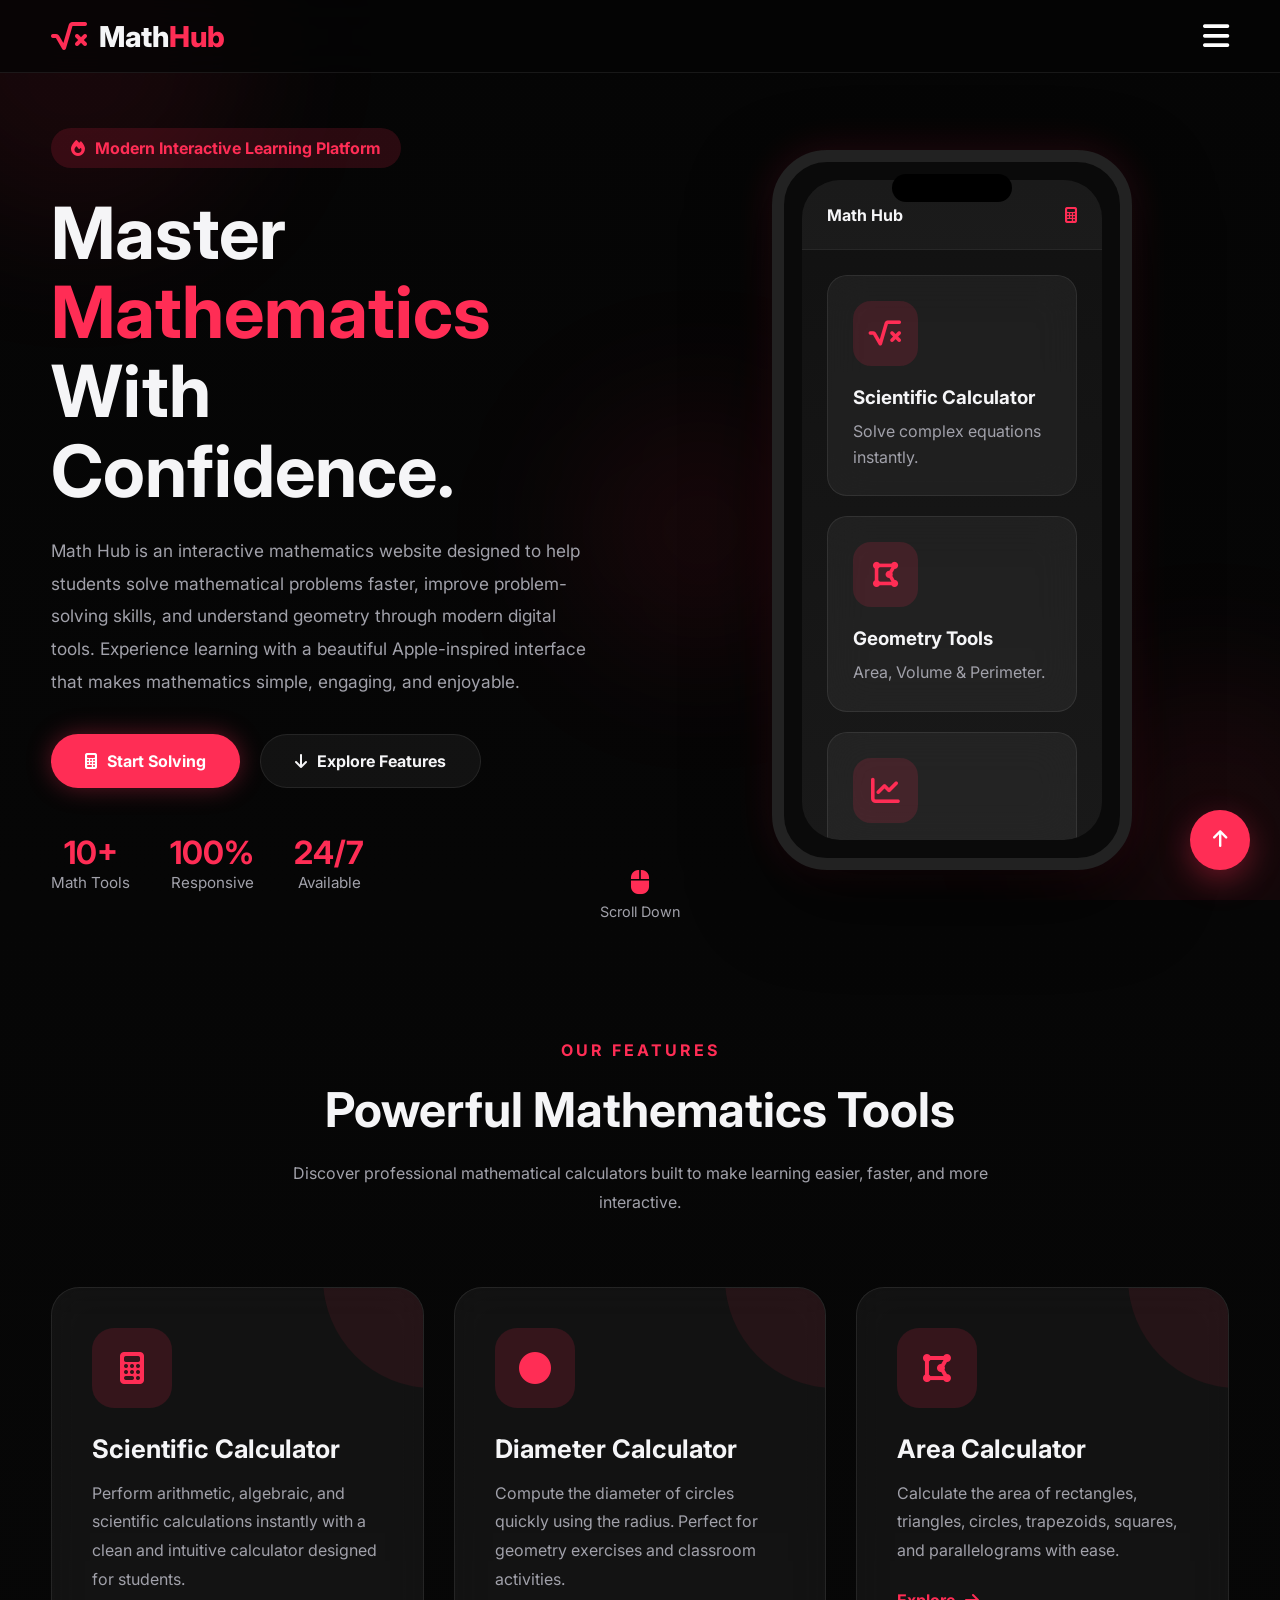
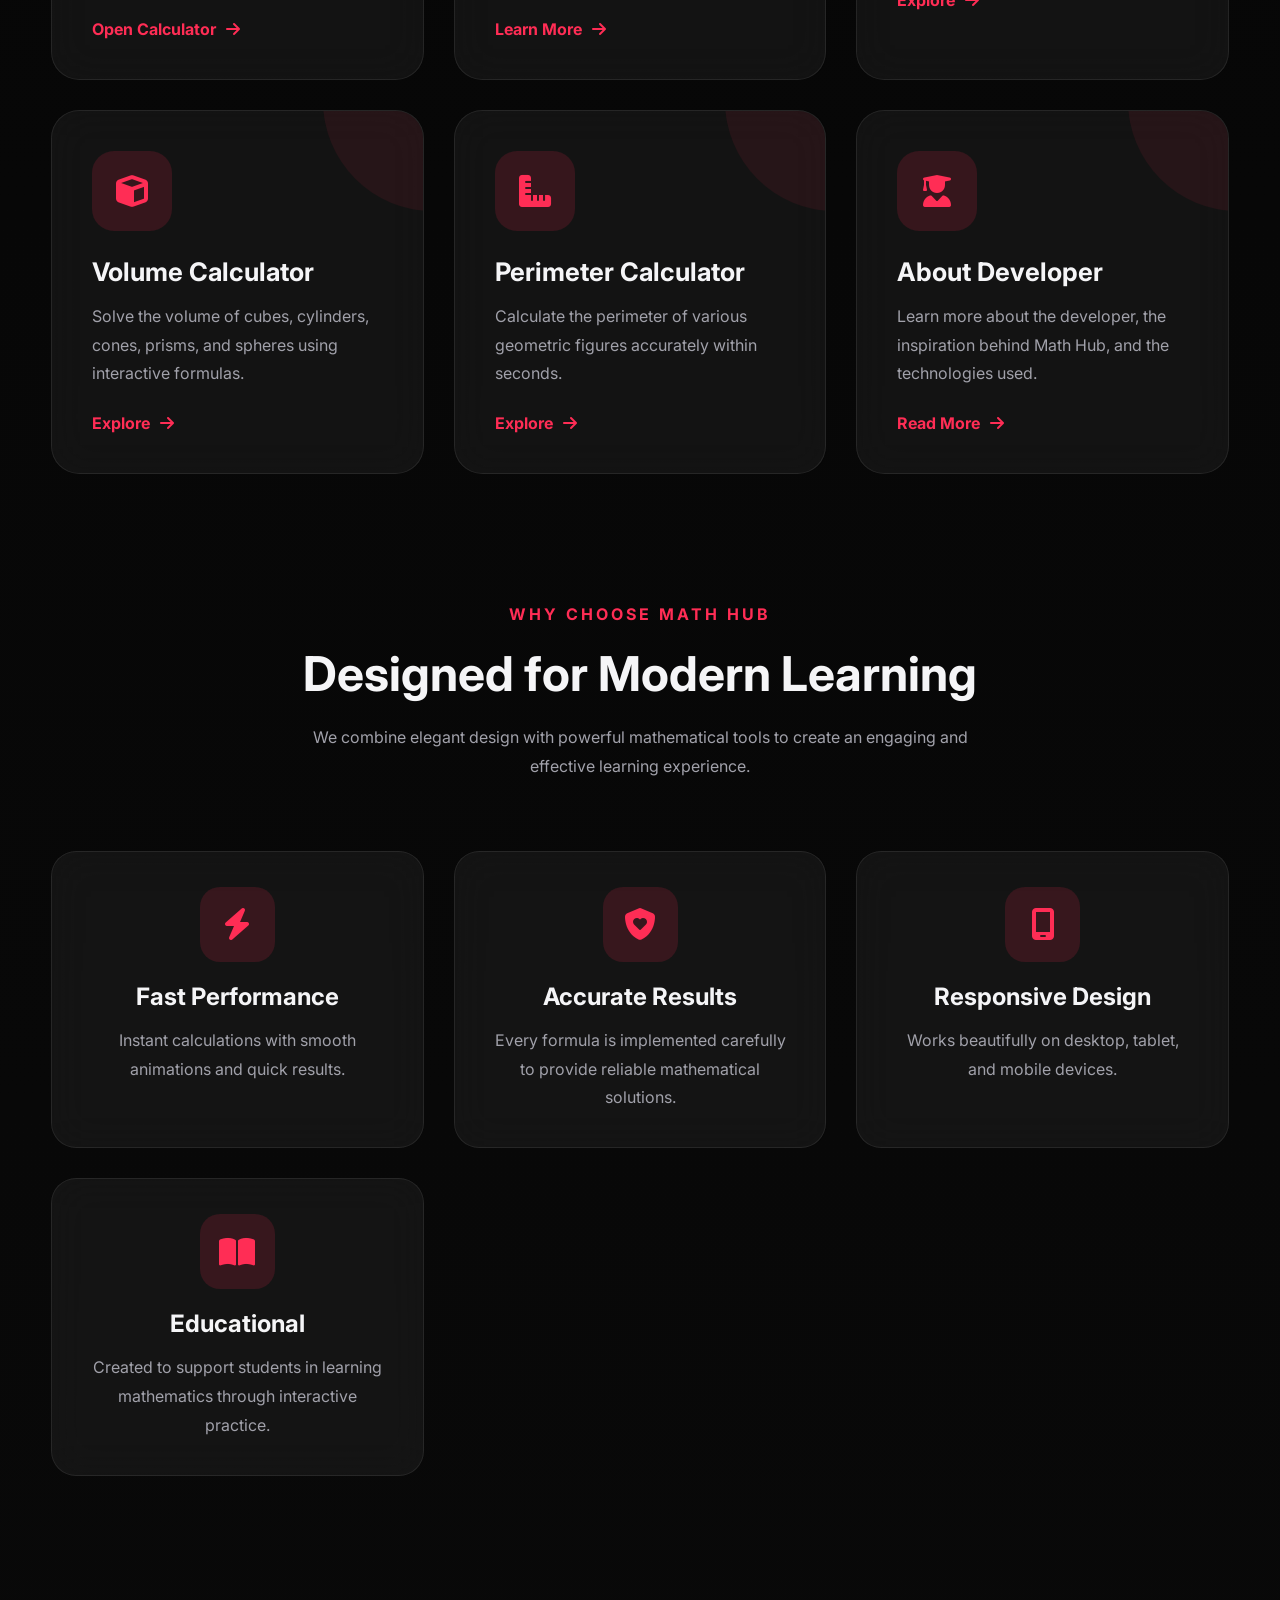
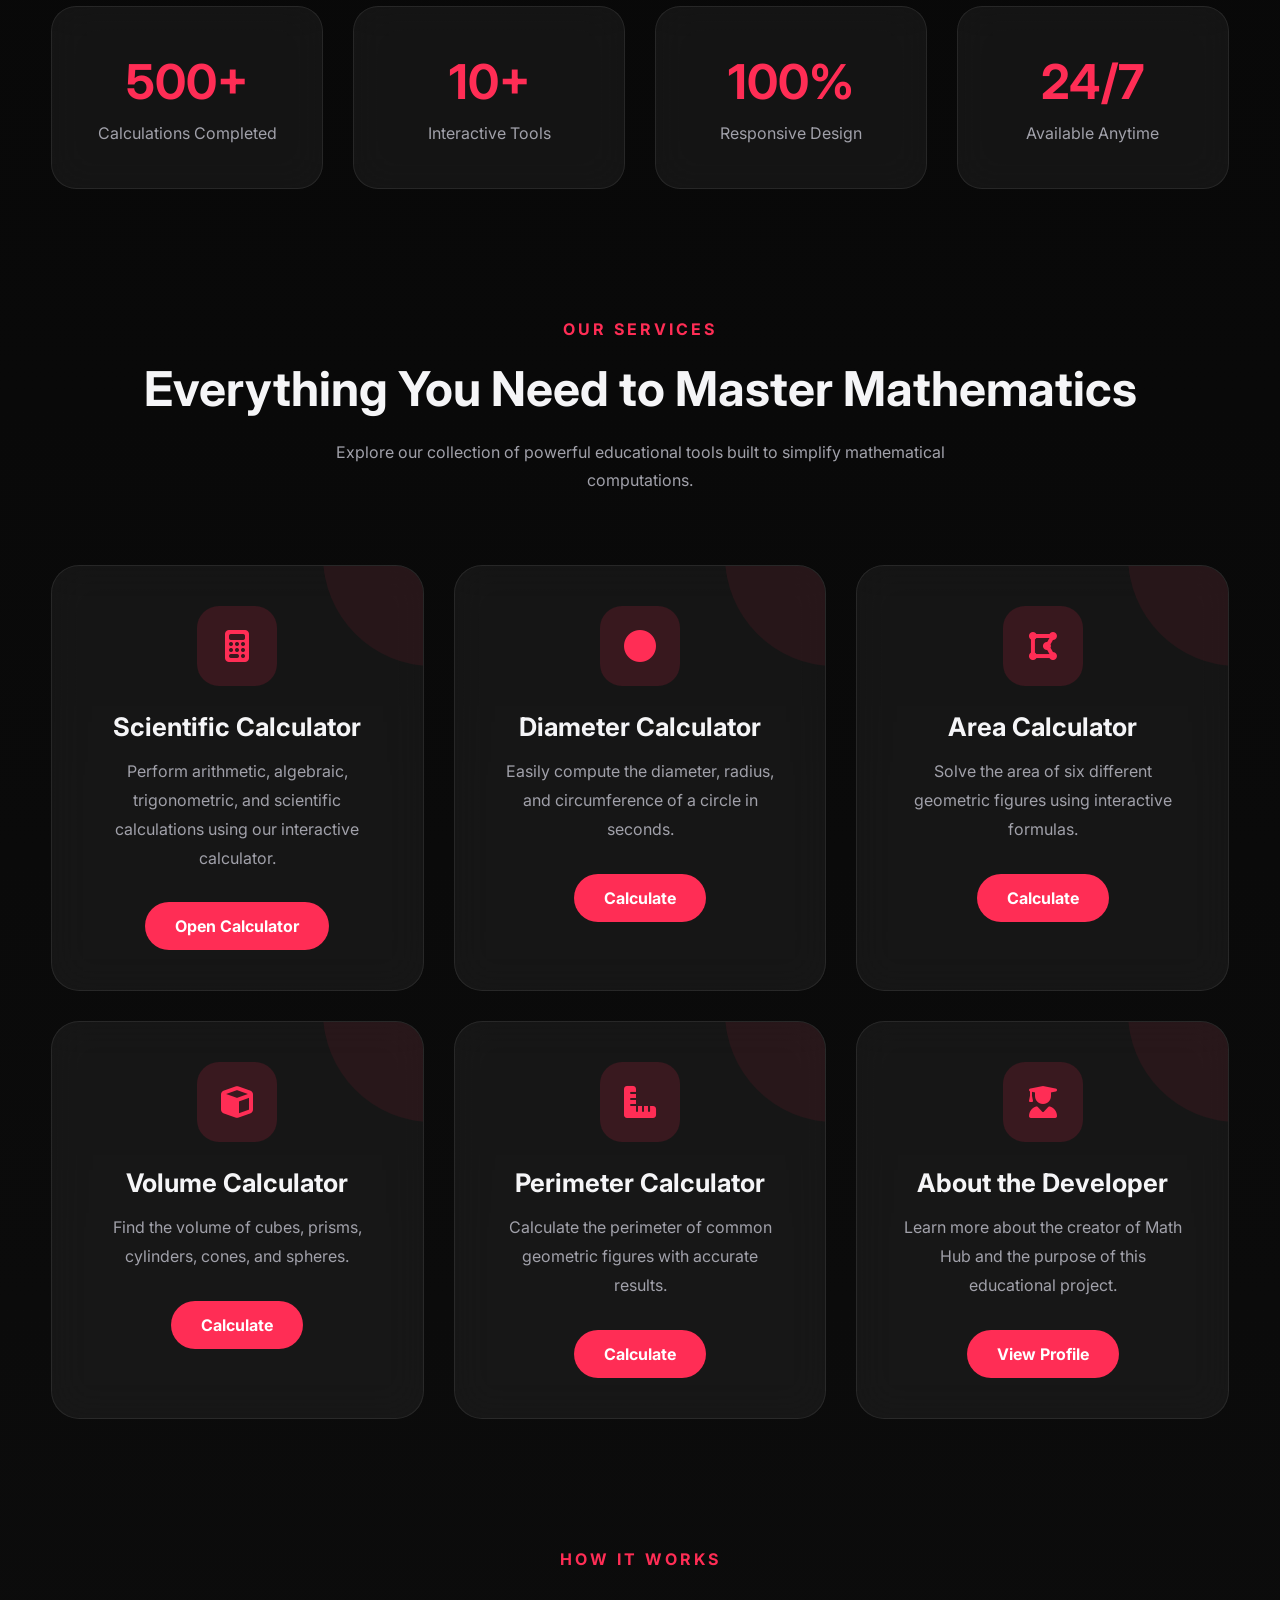
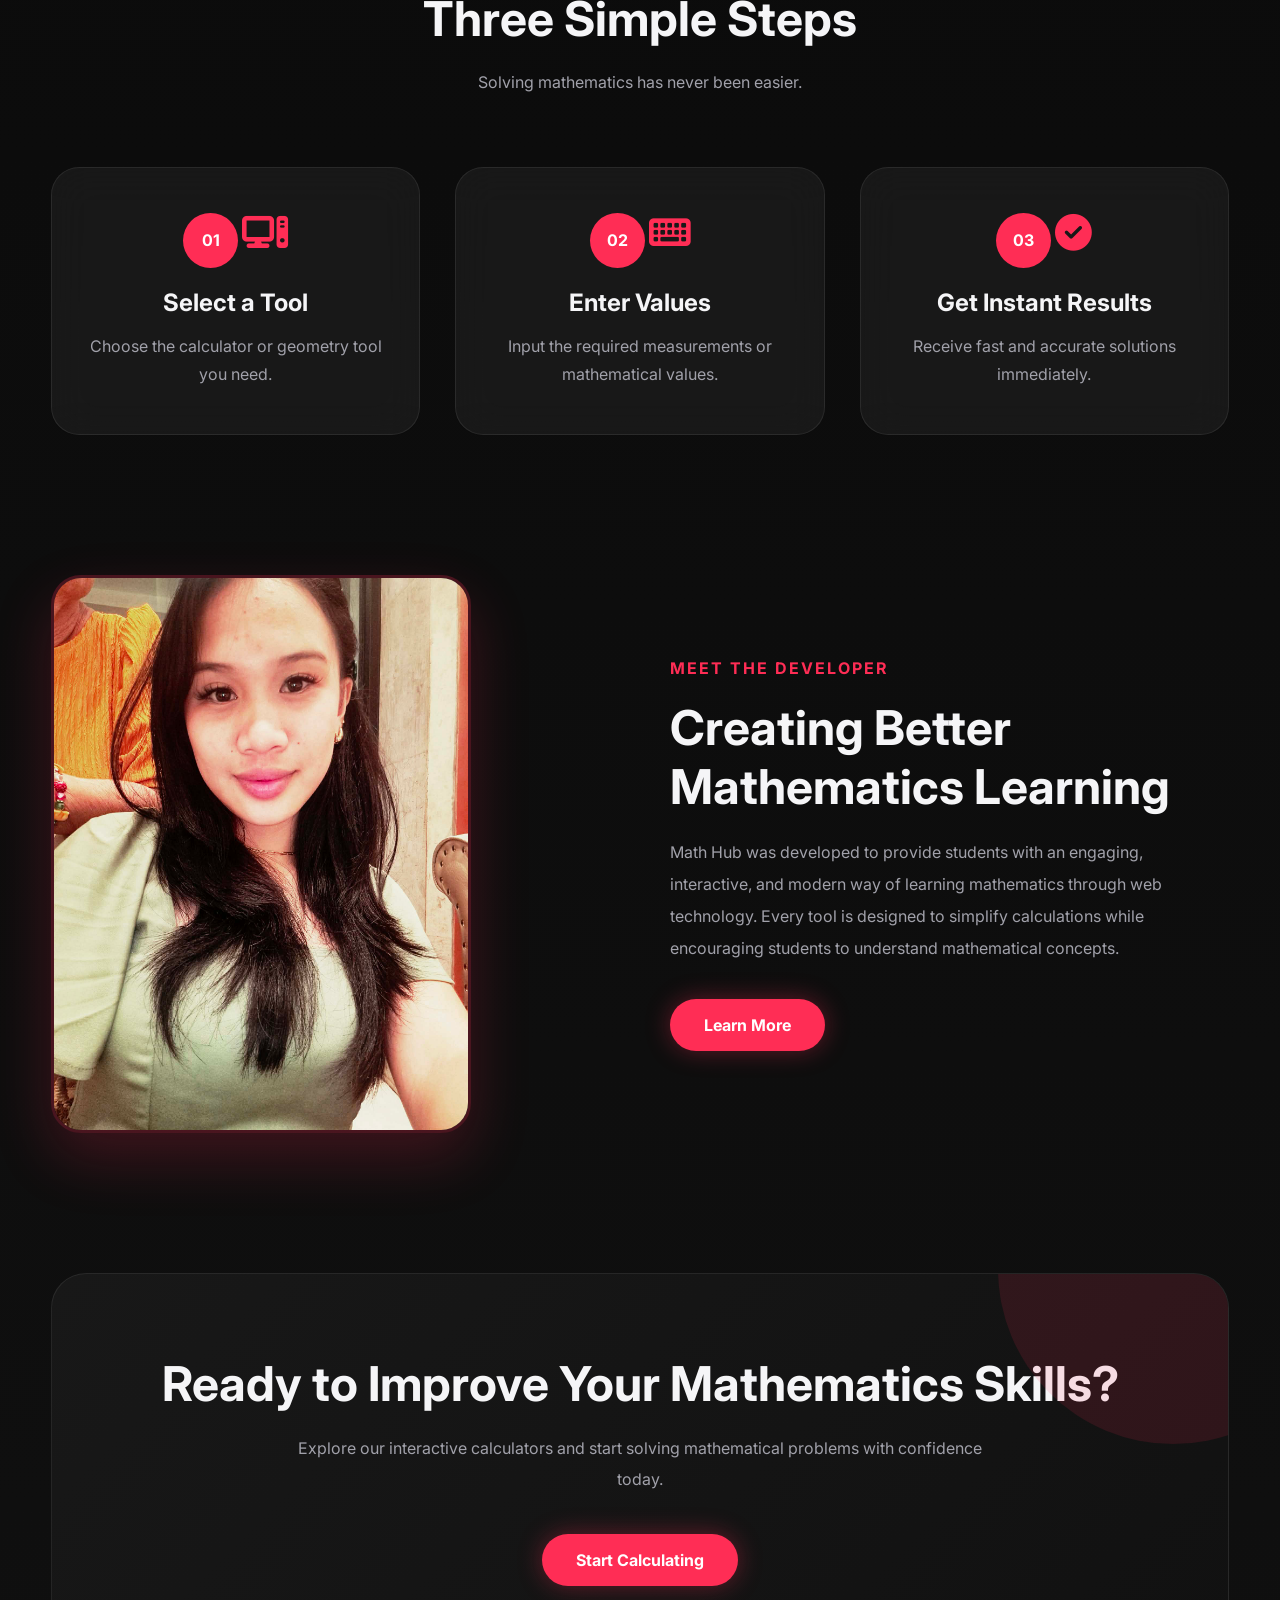
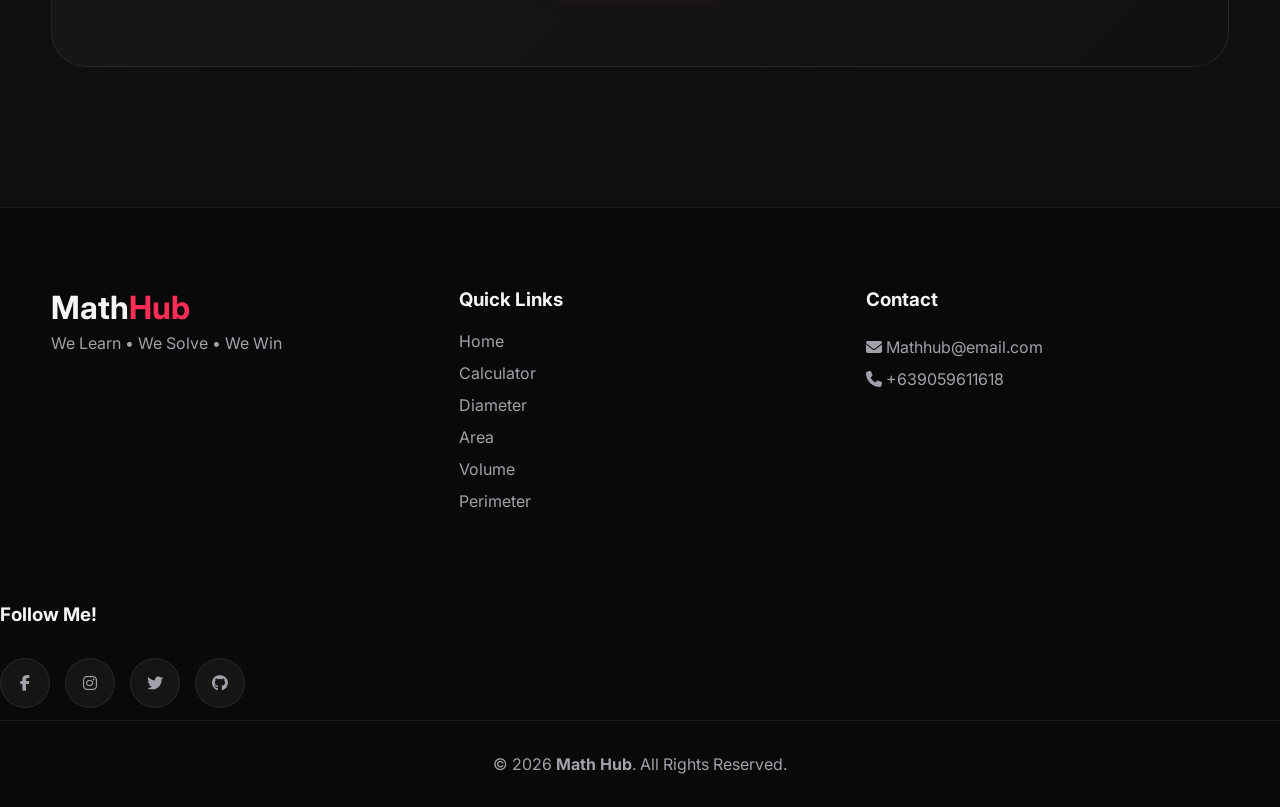
<file: index.html>
<!DOCTYPE html>
<html lang="en">

<head>

    <meta charset="UTF-8">
    <meta name="viewport" content="width=device-width, initial-scale=1.0">

    <title>Math Hub | We Learn • We Solve • We Win</title>

    <!-- Google Font -->
    <link href="https://fonts.googleapis.com/css2?family=Inter:wght@300;400;500;600;700;800;900&display=swap" rel="stylesheet">

    <!-- Font Awesome -->
    <link rel="stylesheet"
    href="https://cdnjs.cloudflare.com/ajax/libs/font-awesome/6.6.0/css/all.min.css">

    <!-- CSS -->
    <link rel="stylesheet" href="style.css">

</head>

<body>

<!--================ BACKGROUND ================-->

<div class="background">

    <span class="circle one"></span>
    <span class="circle two"></span>
    <span class="circle three"></span>

</div>

<!--================ HEADER ================-->

<header>

    <nav class="navbar">

        <div class="logo">

            <i class="fa-solid fa-square-root-variable"></i>

            <h2>Math<span>Hub</span></h2>

        </div>

        <ul class="nav-links">

            <li><a href="index.html" class="active">Home</a></li>

            <li><a href="calculator.html">Calculator</a></li>

            <li><a href="diameter.html">Diameter</a></li>

            <li><a href="area.html">Area</a></li>

            <li><a href="volume.html">Volume</a></li>

            <li><a href="perimeter.html">Perimeter</a></li>

            <li><a href="about.html">About</a></li>

        </ul>

        <div class="menu-btn">

            <i class="fa-solid fa-bars"></i>

        </div>

    </nav>

</header>

<!--================ HERO ================-->

<section class="hero">

    <div class="hero-content">

        <span class="hero-badge">

            <i class="fa-solid fa-fire"></i>

            Modern Interactive Learning Platform

        </span>

        <h1>

            Master <span>Mathematics</span>

            With Confidence.

        </h1>

        <p>

            Math Hub is an interactive mathematics website designed to help
            students solve mathematical problems faster, improve problem-solving
            skills, and understand geometry through modern digital tools.

            Experience learning with a beautiful Apple-inspired interface that
            makes mathematics simple, engaging, and enjoyable.

        </p>

        <div class="hero-buttons">

            <a href="calculator.html" class="btn primary">

                <i class="fa-solid fa-calculator"></i>

                Start Solving

            </a>

            <a href="#features" class="btn secondary">

                <i class="fa-solid fa-arrow-down"></i>

                Explore Features

            </a>

        </div>

        <div class="hero-stats">

            <div>

                <h3>10+</h3>

                <span>Math Tools</span>

            </div>

            <div>

                <h3>100%</h3>

                <span>Responsive</span>

            </div>

            <div>

                <h3>24/7</h3>

                <span>Available</span>

            </div>

        </div>

    </div>

    <div class="hero-image">

        <div class="phone">

            <div class="phone-top"></div>

            <div class="screen">

                <div class="screen-header">

                    <span>Math Hub</span>

                    <i class="fa-solid fa-calculator"></i>

                </div>

                <div class="screen-body">

                    <div class="math-card">

                        <i class="fa-solid fa-square-root-variable"></i>

                        <h3>Scientific Calculator</h3>

                        <p>Solve complex equations instantly.</p>

                    </div>

                    <div class="math-card">

                        <i class="fa-solid fa-draw-polygon"></i>

                        <h3>Geometry Tools</h3>

                        <p>Area, Volume & Perimeter.</p>

                    </div>

                    <div class="math-card">

                        <i class="fa-solid fa-chart-line"></i>

                        <h3>Interactive Learning</h3>

                        <p>Fast, Accurate & Responsive.</p>

                    </div>

                </div>

            </div>

        </div>

    </div>

</section>

<!--================ SCROLL INDICATOR ================-->

<div class="scroll-down">

    <i class="fa-solid fa-computer-mouse"></i>

    <p>Scroll Down</p>

</div>

<!--================ FEATURES SECTION STARTS HERE ================-->

<section class="features" id="features">

    <div class="section-title">

        <span>OUR FEATURES</span>

        <h2>Powerful Mathematics Tools</h2>

        <p>

            Discover professional mathematical calculators built to make
            learning easier, faster, and more interactive.

        </p>

    </div>

    <div class="feature-container">
                <!-- Scientific Calculator -->

        <div class="feature-card">

            <div class="icon">

                <i class="fa-solid fa-calculator"></i>

            </div>

            <h3>Scientific Calculator</h3>

            <p>

                Perform arithmetic, algebraic, and scientific calculations
                instantly with a clean and intuitive calculator designed
                for students.

            </p>

            <a href="calculator.html">

                Open Calculator

                <i class="fa-solid fa-arrow-right"></i>

            </a>

        </div>

        <!-- Diameter -->

        <div class="feature-card">

            <div class="icon">

                <i class="fa-solid fa-circle"></i>

            </div>

            <h3>Diameter Calculator</h3>

            <p>

                Compute the diameter of circles quickly using the radius.
                Perfect for geometry exercises and classroom activities.

            </p>

            <a href="diameter.html">

                Learn More

                <i class="fa-solid fa-arrow-right"></i>

            </a>

        </div>

        <!-- Area -->

        <div class="feature-card">

            <div class="icon">

                <i class="fa-solid fa-draw-polygon"></i>

            </div>

            <h3>Area Calculator</h3>

            <p>

                Calculate the area of rectangles, triangles, circles,
                trapezoids, squares, and parallelograms with ease.

            </p>

            <a href="area.html">

                Explore

                <i class="fa-solid fa-arrow-right"></i>

            </a>

        </div>

        <!-- Volume -->

        <div class="feature-card">

            <div class="icon">

                <i class="fa-solid fa-cube"></i>

            </div>

            <h3>Volume Calculator</h3>

            <p>

                Solve the volume of cubes, cylinders, cones,
                prisms, and spheres using interactive formulas.

            </p>

            <a href="volume.html">

                Explore

                <i class="fa-solid fa-arrow-right"></i>

            </a>

        </div>

        <!-- Perimeter -->

        <div class="feature-card">

            <div class="icon">

                <i class="fa-solid fa-ruler-combined"></i>

            </div>

            <h3>Perimeter Calculator</h3>

            <p>

                Calculate the perimeter of various geometric figures
                accurately within seconds.

            </p>

            <a href="perimeter.html">

                Explore

                <i class="fa-solid fa-arrow-right"></i>

            </a>

        </div>

        <!-- About -->

        <div class="feature-card">

            <div class="icon">

                <i class="fa-solid fa-user-graduate"></i>

            </div>

            <h3>About Developer</h3>

            <p>

                Learn more about the developer, the inspiration behind
                Math Hub, and the technologies used.

            </p>

            <a href="about.html">

                Read More

                <i class="fa-solid fa-arrow-right"></i>

            </a>

        </div>

    </div>

</section>

<!-- ================= WHY CHOOSE US ================= -->

<section class="why">

    <div class="section-title">

        <span>WHY CHOOSE MATH HUB</span>

        <h2>Designed for Modern Learning</h2>

        <p>

            We combine elegant design with powerful mathematical tools to
            create an engaging and effective learning experience.

        </p>

    </div>

    <div class="why-container">

        <div class="why-card">

            <i class="fa-solid fa-bolt"></i>

            <h3>Fast Performance</h3>

            <p>

                Instant calculations with smooth animations and quick results.

            </p>

        </div>

        <div class="why-card">

            <i class="fa-solid fa-shield-heart"></i>

            <h3>Accurate Results</h3>

            <p>

                Every formula is implemented carefully to provide reliable
                mathematical solutions.

            </p>

        </div>

        <div class="why-card">

            <i class="fa-solid fa-mobile-screen"></i>

            <h3>Responsive Design</h3>

            <p>

                Works beautifully on desktop, tablet, and mobile devices.

            </p>

        </div>

        <div class="why-card">

            <i class="fa-solid fa-book-open"></i>

            <h3>Educational</h3>

            <p>

                Created to support students in learning mathematics through
                interactive practice.

            </p>

        </div>

    </div>

</section>

<!-- ================= STATISTICS ================= -->

<section class="statistics">

    <div class="stat-box">

        <h2>500+</h2>

        <p>Calculations Completed</p>

    </div>

    <div class="stat-box">

        <h2>10+</h2>

        <p>Interactive Tools</p>

    </div>

    <div class="stat-box">

        <h2>100%</h2>

        <p>Responsive Design</p>

    </div>

    <div class="stat-box">

        <h2>24/7</h2>

        <p>Available Anytime</p>

    </div>

</section>

<!-- ================= SERVICES SECTION STARTS ================= -->

<section class="services">

    <div class="section-title">

        <span>OUR SERVICES</span>

        <h2>Everything You Need to Master Mathematics</h2>

        <p>

            Explore our collection of powerful educational tools
            built to simplify mathematical computations.

        </p>

    </div>

    <div class="services-container">
                <!-- Calculator -->

        <div class="service-card">

            <i class="fa-solid fa-calculator"></i>

            <h3>Scientific Calculator</h3>

            <p>

                Perform arithmetic, algebraic, trigonometric, and scientific
                calculations using our interactive calculator.

            </p>

            <a href="calculator.html" class="service-btn">

                Open Calculator

            </a>

        </div>

        <!-- Diameter -->

        <div class="service-card">

            <i class="fa-solid fa-circle"></i>

            <h3>Diameter Calculator</h3>

            <p>

                Easily compute the diameter, radius, and circumference
                of a circle in seconds.

            </p>

            <a href="diameter.html" class="service-btn">

                Calculate

            </a>

        </div>

        <!-- Area -->

        <div class="service-card">

            <i class="fa-solid fa-draw-polygon"></i>

            <h3>Area Calculator</h3>

            <p>

                Solve the area of six different geometric figures
                using interactive formulas.

            </p>

            <a href="area.html" class="service-btn">

                Calculate

            </a>

        </div>

        <!-- Volume -->

        <div class="service-card">

            <i class="fa-solid fa-cube"></i>

            <h3>Volume Calculator</h3>

            <p>

                Find the volume of cubes, prisms, cylinders,
                cones, and spheres.

            </p>

            <a href="volume.html" class="service-btn">

                Calculate

            </a>

        </div>

        <!-- Perimeter -->

        <div class="service-card">

            <i class="fa-solid fa-ruler-combined"></i>

            <h3>Perimeter Calculator</h3>

            <p>

                Calculate the perimeter of common geometric
                figures with accurate results.

            </p>

            <a href="perimeter.html" class="service-btn">

                Calculate

            </a>

        </div>

        <!-- About -->

        <div class="service-card">

            <i class="fa-solid fa-user-graduate"></i>

            <h3>About the Developer</h3>

            <p>

                Learn more about the creator of Math Hub
                and the purpose of this educational project.

            </p>

            <a href="about.html" class="service-btn">

                View Profile

            </a>

        </div>

    </div>

</section>

<!-- ================= HOW IT WORKS ================= -->

<section class="steps">

    <div class="section-title">

        <span>HOW IT WORKS</span>

        <h2>Three Simple Steps</h2>

        <p>

            Solving mathematics has never been easier.

        </p>

    </div>

    <div class="steps-container">

        <div class="step-card">

            <span>01</span>

            <i class="fa-solid fa-computer"></i>

            <h3>Select a Tool</h3>

            <p>

                Choose the calculator or geometry tool you need.

            </p>

        </div>

        <div class="step-card">

            <span>02</span>

            <i class="fa-solid fa-keyboard"></i>

            <h3>Enter Values</h3>

            <p>

                Input the required measurements or mathematical values.

            </p>

        </div>

        <div class="step-card">

            <span>03</span>

            <i class="fa-solid fa-check-circle"></i>

            <h3>Get Instant Results</h3>

            <p>

                Receive fast and accurate solutions immediately.

            </p>

        </div>

    </div>

</section>

<!-- ================= DEVELOPER ================= -->

<section class="developer">

    <div class="developer-image">

        <img src="img/developer2.jfif" alt="Developer">

    </div>

    <div class="developer-content">

        <span>MEET THE DEVELOPER</span>

        <h2>Creating Better Mathematics Learning</h2>

        <p>

            Math Hub was developed to provide students with an engaging,
            interactive, and modern way of learning mathematics through
            web technology. Every tool is designed to simplify calculations
            while encouraging students to understand mathematical concepts.

        </p>

        <a href="about.html" class="btn primary">

            Learn More

        </a>

    </div>

</section>

<!-- ================= CALL TO ACTION ================= -->

<section class="cta">

    <div class="cta-content">

        <h2>

            Ready to Improve Your Mathematics Skills?

        </h2>

        <p>

            Explore our interactive calculators and start solving
            mathematical problems with confidence today.

        </p>

        <a href="calculator.html" class="btn primary">

            Start Calculating

        </a>

    </div>

</section>

<!-- ================= FOOTER STARTS ================= -->

<footer>

    <div class="footer-container">

        <div class="footer-box">

            <h2>Math<span>Hub</span></h2>

            <p>

                We Learn • We Solve • We Win

            </p>

        </div>

        <div class="footer-box">

            <h3>Quick Links</h3>

            <a href="index.html">Home</a>
            <a href="calculator.html">Calculator</a>
            <a href="diameter.html">Diameter</a>
            <a href="area.html">Area</a>
            <a href="volume.html">Volume</a>
            <a href="perimeter.html">Perimeter</a>

        </div>

        <div class="footer-box">

            <h3>Contact</h3>

            <p>

                <i class="fa-solid fa-envelope"></i>

                Mathhub@email.com

            </p>

            <p>

                <i class="fa-solid fa-phone"></i>

                +639059611618

            </p>

        </div>

    </div>
            <div class="footer-box">

            <h3>Follow Me!</h3>

            <div class="social-links">

                <a href="#"><i class="fab fa-facebook-f"></i></a>

                <a href="#"><i class="fab fa-instagram"></i></a>

                <a href="#"><i class="fab fa-twitter"></i></a>

                <a href="#"><i class="fab fa-github"></i></a>

            </div>

        </div>

    </div>

    <div class="footer-bottom">

        <p>

            © 2026 <strong>Math Hub</strong>. All Rights Reserved.

        </p>

      

    </div>

</footer>

<!-- ================= BACK TO TOP BUTTON ================= -->

<button id="topBtn">

    <i class="fa-solid fa-arrow-up"></i>

</button>

<!-- ================= JAVASCRIPT ================= -->

<script src="javascript.js"></script>

</body>

</html>
</file>
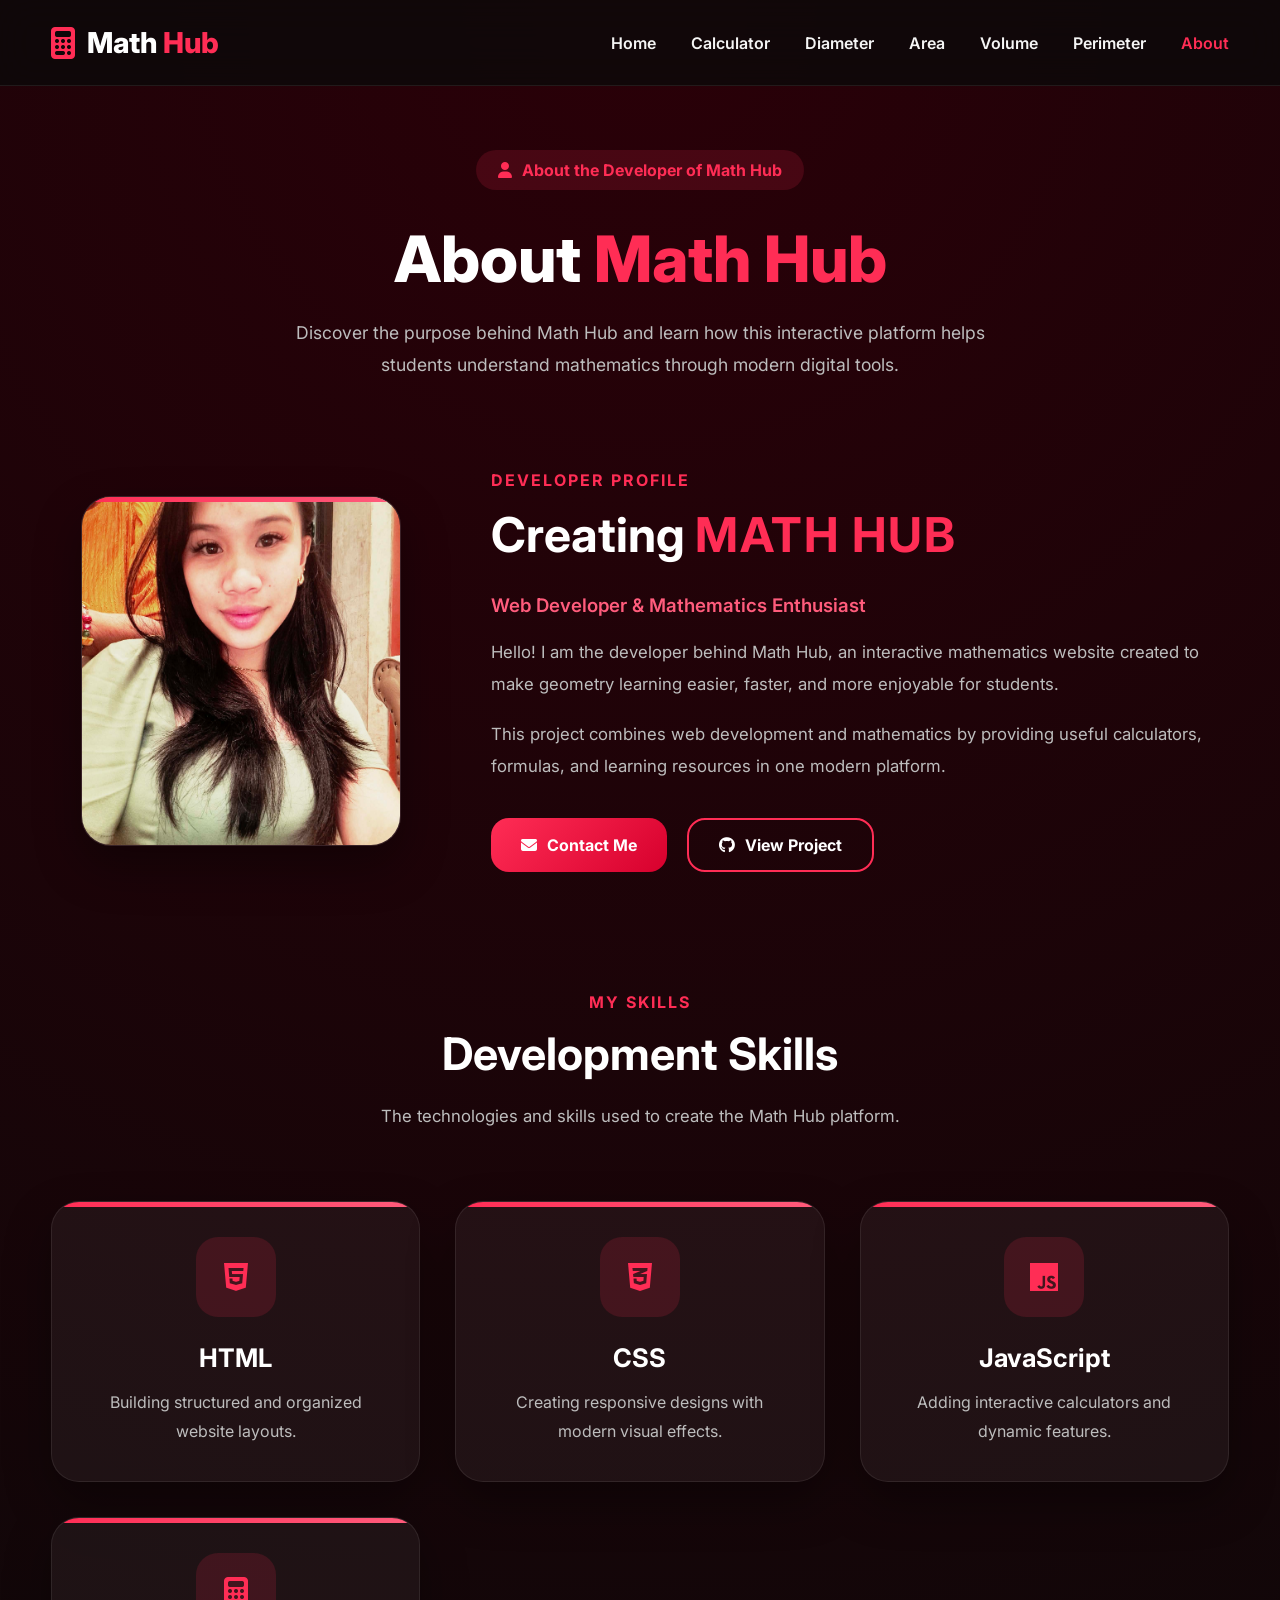
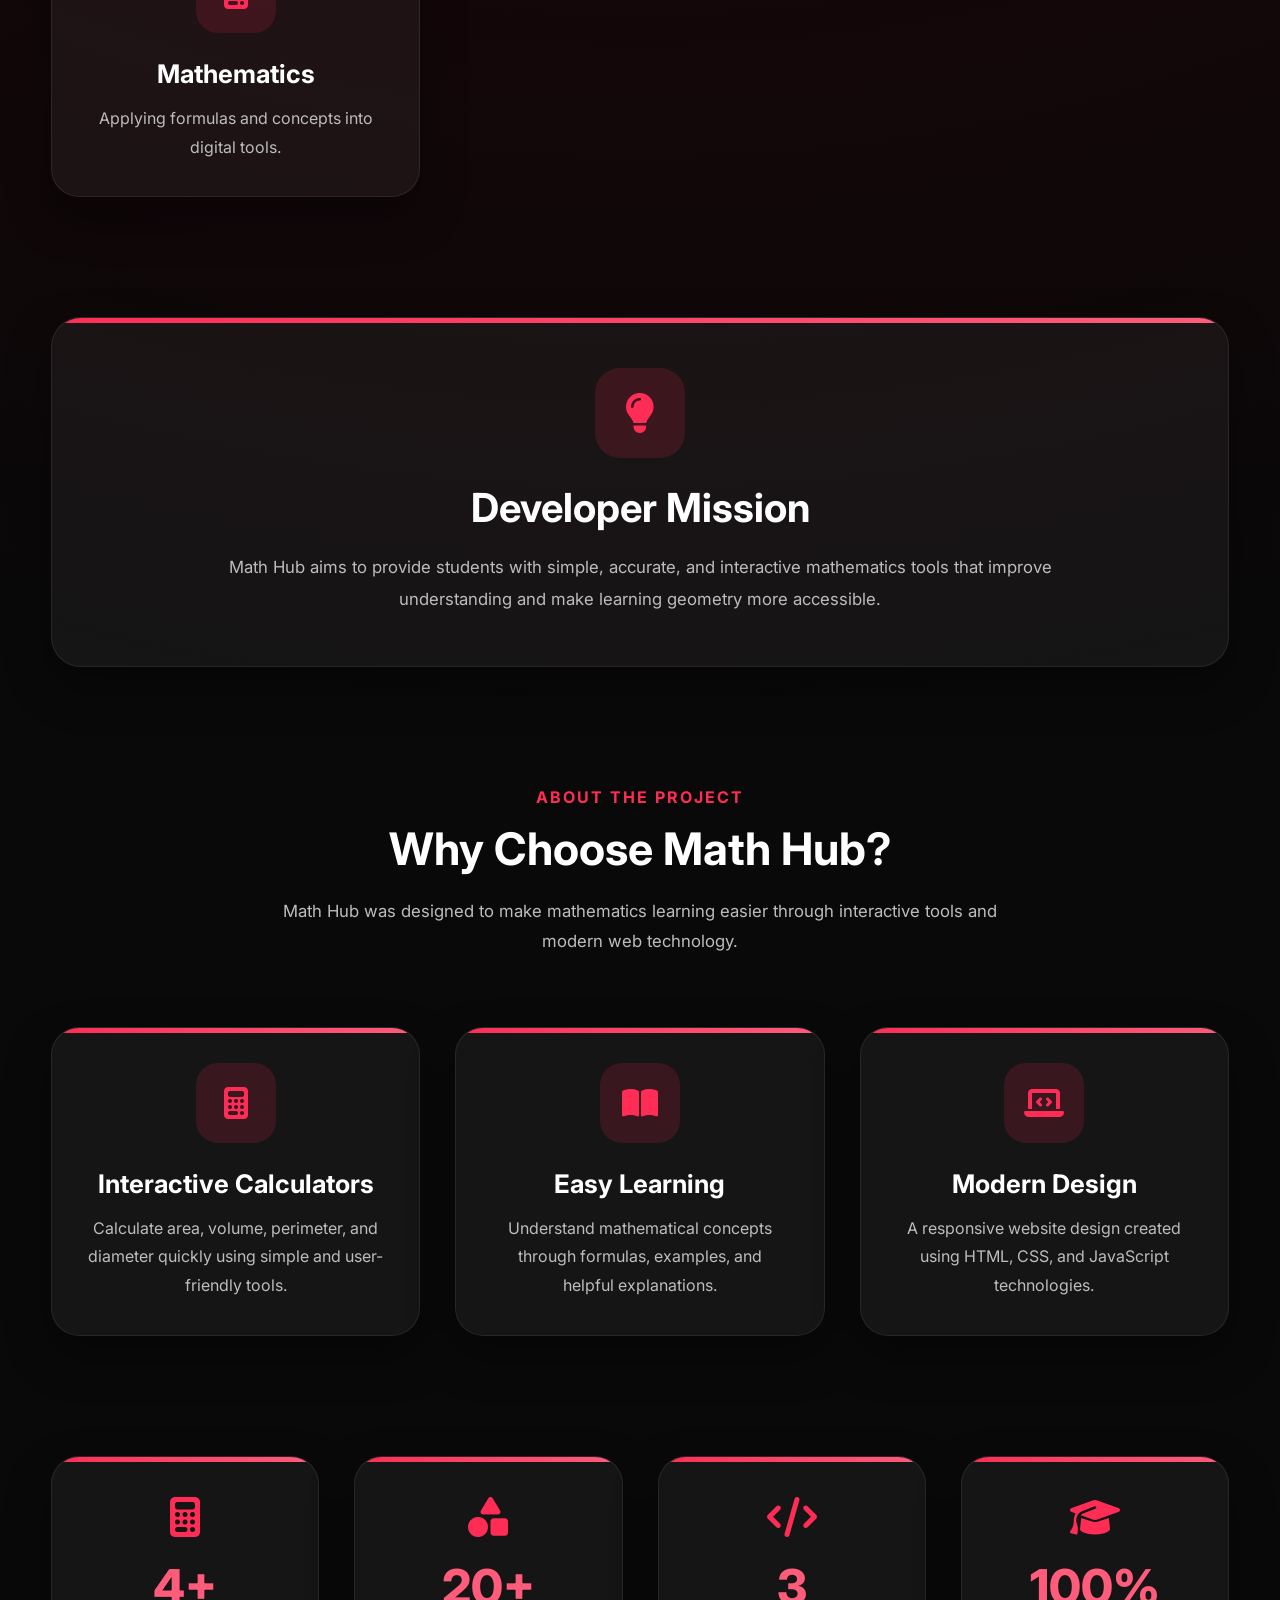
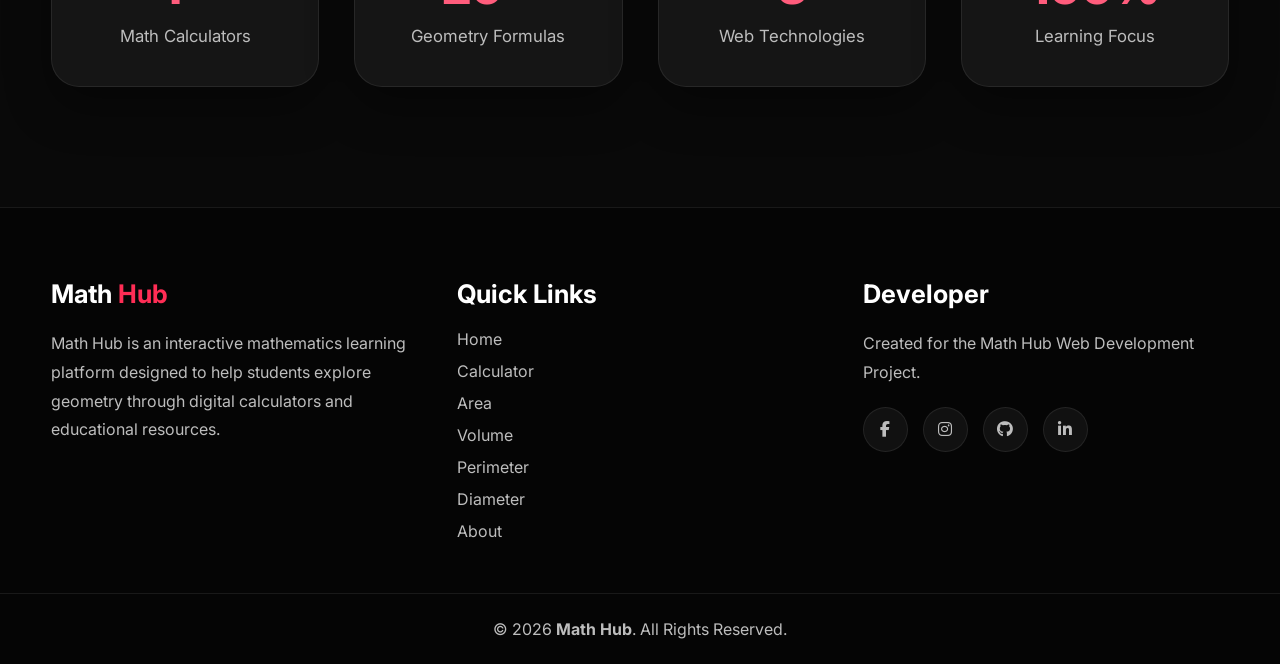
<file: about.html>
<!DOCTYPE html>
<html lang="en">

<head>

<meta charset="UTF-8">

<meta name="viewport" content="width=device-width, initial-scale=1.0">


<title>About Us | Math Hub</title>



<!-- Font Awesome -->

<link rel="stylesheet"
href="https://cdnjs.cloudflare.com/ajax/libs/font-awesome/6.5.0/css/all.min.css">



<!-- Google Font -->

<link href="https://fonts.googleapis.com/css2?family=Poppins:wght@300;400;500;600;700;800&display=swap" rel="stylesheet">



<!-- CSS -->

<link rel="stylesheet" href="about.css">


</head>



<body>




<!-- ================= HEADER ================= -->


<header>


<div class="navbar">



<div class="logo">


<i class="fa-solid fa-calculator"></i>


<h2>

Math <span>Hub</span>

</h2>


</div>





<nav class="nav-links">


<a href="index.html">

Home

</a>


<a href="calculator.html">

Calculator

</a>


<a href="diameter.html">

Diameter

</a>


<a href="area.html">

Area

</a>


<a href="volume.html">

Volume

</a>


<a href="perimeter.html">

Perimeter

</a>



<a href="about.html" class="active">

About

</a>



</nav>






<div class="menu-btn">


<i class="fa-solid fa-bars"></i>


</div>



</div>


</header>






<!-- ================= PAGE HEADER ================= -->


<section class="page-header">



<div class="badge">


<i class="fa-solid fa-user"></i>

About the Developer of Math Hub


</div>





<h1>


About <span>Math Hub</span>


</h1>




<p>


Discover the purpose behind Math Hub and learn how this interactive platform helps students understand mathematics through modern digital tools.


</p>



</section>
<!-- ================= PROFILE SECTION ================= -->


<section class="profile-section">


<div class="profile-container">





<!-- PROFILE IMAGE -->


<div class="profile-image">


<div class="image-box">


<img src="img/developer2.jfif" alt="Developer Profile">


</div>


</div>







<!-- PROFILE INFORMATION -->


<div class="profile-content">


<span>

Developer Profile

</span>



<h2>


Creating <span>Math Hub</span>


</h2>



<h3>


Web Developer & Mathematics Enthusiast


</h3>





<p>


Hello! I am the developer behind Math Hub, an interactive mathematics website created to make geometry learning easier, faster, and more enjoyable for students.


</p>




<p>


This project combines web development and mathematics by providing useful calculators, formulas, and learning resources in one modern platform.


</p>






<div class="profile-buttons">


<a href="#" class="btn btn-primary">


<i class="fa-solid fa-envelope"></i>


Contact Me


</a>





<a href="#" class="btn btn-outline">


<i class="fa-brands fa-github"></i>


View Project


</a>


</div>



</div>



</div>


</section>









<!-- ================= SKILLS SECTION ================= -->


<section class="skills-section">



<div class="section-title">


<span>

My Skills

</span>



<h2>


Development Skills


</h2>




<p>


The technologies and skills used to create the Math Hub platform.


</p>



</div>







<div class="skills-container">





<div class="skill-card">


<i class="fa-brands fa-html5"></i>



<h3>

HTML

</h3>



<p>

Building structured and organized website layouts.

</p>



</div>








<div class="skill-card">


<i class="fa-brands fa-css3-alt"></i>



<h3>

CSS

</h3>



<p>

Creating responsive designs with modern visual effects.

</p>



</div>








<div class="skill-card">


<i class="fa-brands fa-js"></i>



<h3>

JavaScript

</h3>



<p>

Adding interactive calculators and dynamic features.

</p>



</div>








<div class="skill-card">


<i class="fa-solid fa-calculator"></i>



<h3>

Mathematics

</h3>



<p>

Applying formulas and concepts into digital tools.

</p>



</div>





</div>



</section>








<!-- ================= MISSION SECTION ================= -->


<section class="mission-section">



<div class="mission-box">


<i class="fa-solid fa-lightbulb"></i>



<h2>


Developer Mission


</h2>



<p>


Math Hub aims to provide students with simple, accurate, and interactive mathematics tools that improve understanding and make learning geometry more accessible.


</p>



</div>



</section>
<!-- ================= WHY MATH HUB ================= -->


<section class="why-section">



<div class="section-title">


<span>

About The Project

</span>




<h2>

Why Choose Math Hub?

</h2>




<p>

Math Hub was designed to make mathematics learning easier through interactive tools and modern web technology.

</p>



</div>







<div class="why-container">





<div class="why-card">


<i class="fa-solid fa-calculator"></i>



<h3>

Interactive Calculators

</h3>



<p>

Calculate area, volume, perimeter, and diameter quickly using simple and user-friendly tools.

</p>



</div>








<div class="why-card">


<i class="fa-solid fa-book-open"></i>



<h3>

Easy Learning

</h3>



<p>

Understand mathematical concepts through formulas, examples, and helpful explanations.

</p>



</div>








<div class="why-card">


<i class="fa-solid fa-laptop-code"></i>



<h3>

Modern Design

</h3>



<p>

A responsive website design created using HTML, CSS, and JavaScript technologies.

</p>



</div>





</div>


</section>









<!-- ================= STATISTICS ================= -->


<section class="stats-section">



<div class="stats-container">





<div class="stat-box">


<i class="fa-solid fa-calculator"></i>



<h2>

4+

</h2>



<p>

Math Calculators

</p>



</div>








<div class="stat-box">


<i class="fa-solid fa-shapes"></i>



<h2>

20+

</h2>



<p>

Geometry Formulas

</p>



</div>








<div class="stat-box">


<i class="fa-solid fa-code"></i>



<h2>

3

</h2>



<p>

Web Technologies

</p>



</div>








<div class="stat-box">


<i class="fa-solid fa-graduation-cap"></i>



<h2>

100%

</h2>



<p>

Learning Focus

</p>



</div>






</div>


</section>









<!-- ================= FOOTER ================= -->


<footer>



<div class="footer-container">





<div class="footer-box">


<h3>

Math <span>Hub</span>

</h3>



<p>


Math Hub is an interactive mathematics learning platform designed to help students explore geometry through digital calculators and educational resources.


</p>



</div>









<div class="footer-box">


<h3>

Quick Links

</h3>




<a href="index.html">

Home

</a>



<a href="calculator.html">

Calculator

</a>



<a href="area.html">

Area

</a>



<a href="volume.html">

Volume

</a>



<a href="perimeter.html">

Perimeter

</a>



<a href="diameter.html">

Diameter

</a>



<a href="about.html">

About

</a>



</div>









<div class="footer-box">


<h3>

Developer

</h3>



<p>

Created for the Math Hub Web Development Project.

</p>





<div class="social-links">



<a href="#">

<i class="fab fa-facebook-f"></i>

</a>




<a href="#">

<i class="fab fa-instagram"></i>

</a>





<a href="#">

<i class="fab fa-github"></i>

</a>





<a href="#">

<i class="fab fa-linkedin-in"></i>

</a>



</div>



</div>





</div>








<div class="footer-bottom">


<p>


© 2026 <strong>Math Hub</strong>. All Rights Reserved.


</p>



</div>




</footer>








<!-- ================= BACK TO TOP ================= -->



<button id="topBtn">


<i class="fa-solid fa-arrow-up"></i>


</button>








<!-- ================= JAVASCRIPT ================= -->



<script>



let topBtn = document.getElementById("topBtn");



window.addEventListener("scroll",()=>{


if(window.scrollY > 300){


topBtn.classList.add("show");


}

else{


topBtn.classList.remove("show");


}


});





topBtn.onclick = ()=>{


window.scrollTo({


top:0,


behavior:"smooth"


});


};





</script>







</body>

</html>
</file>
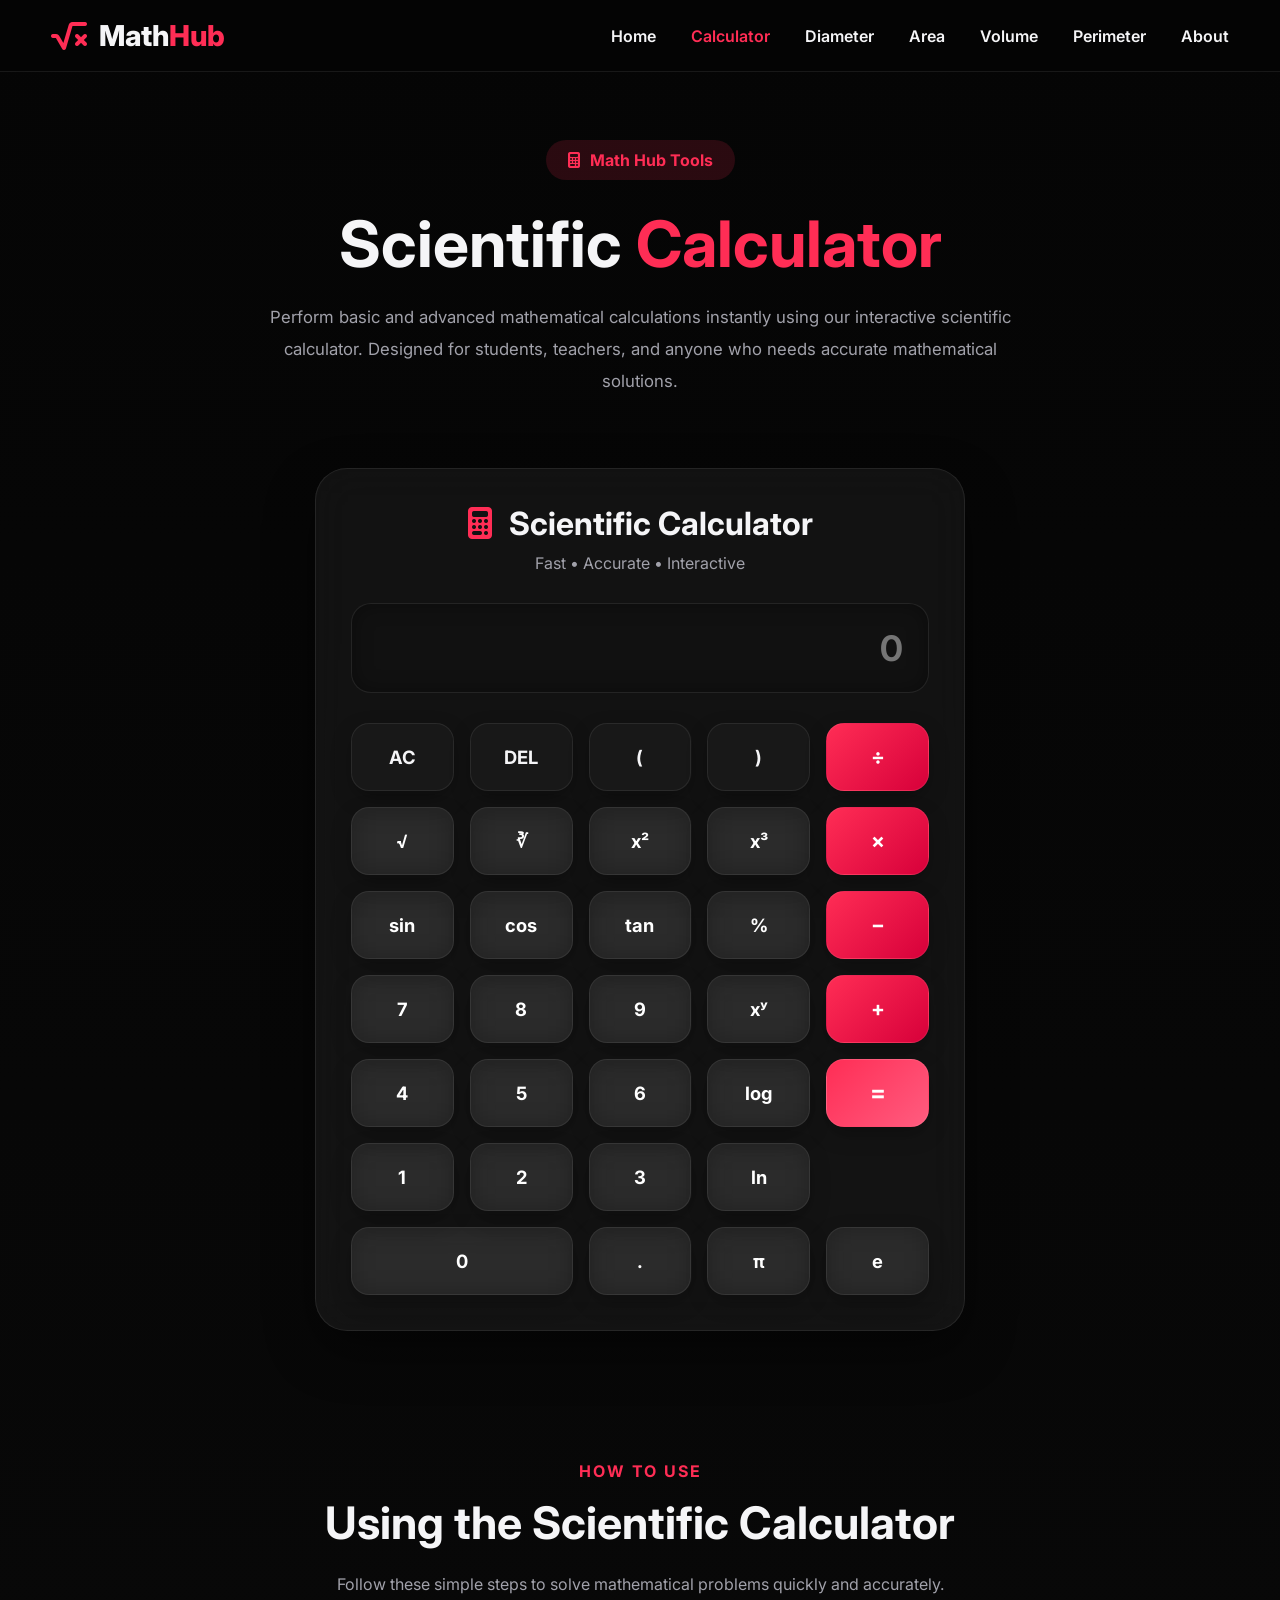
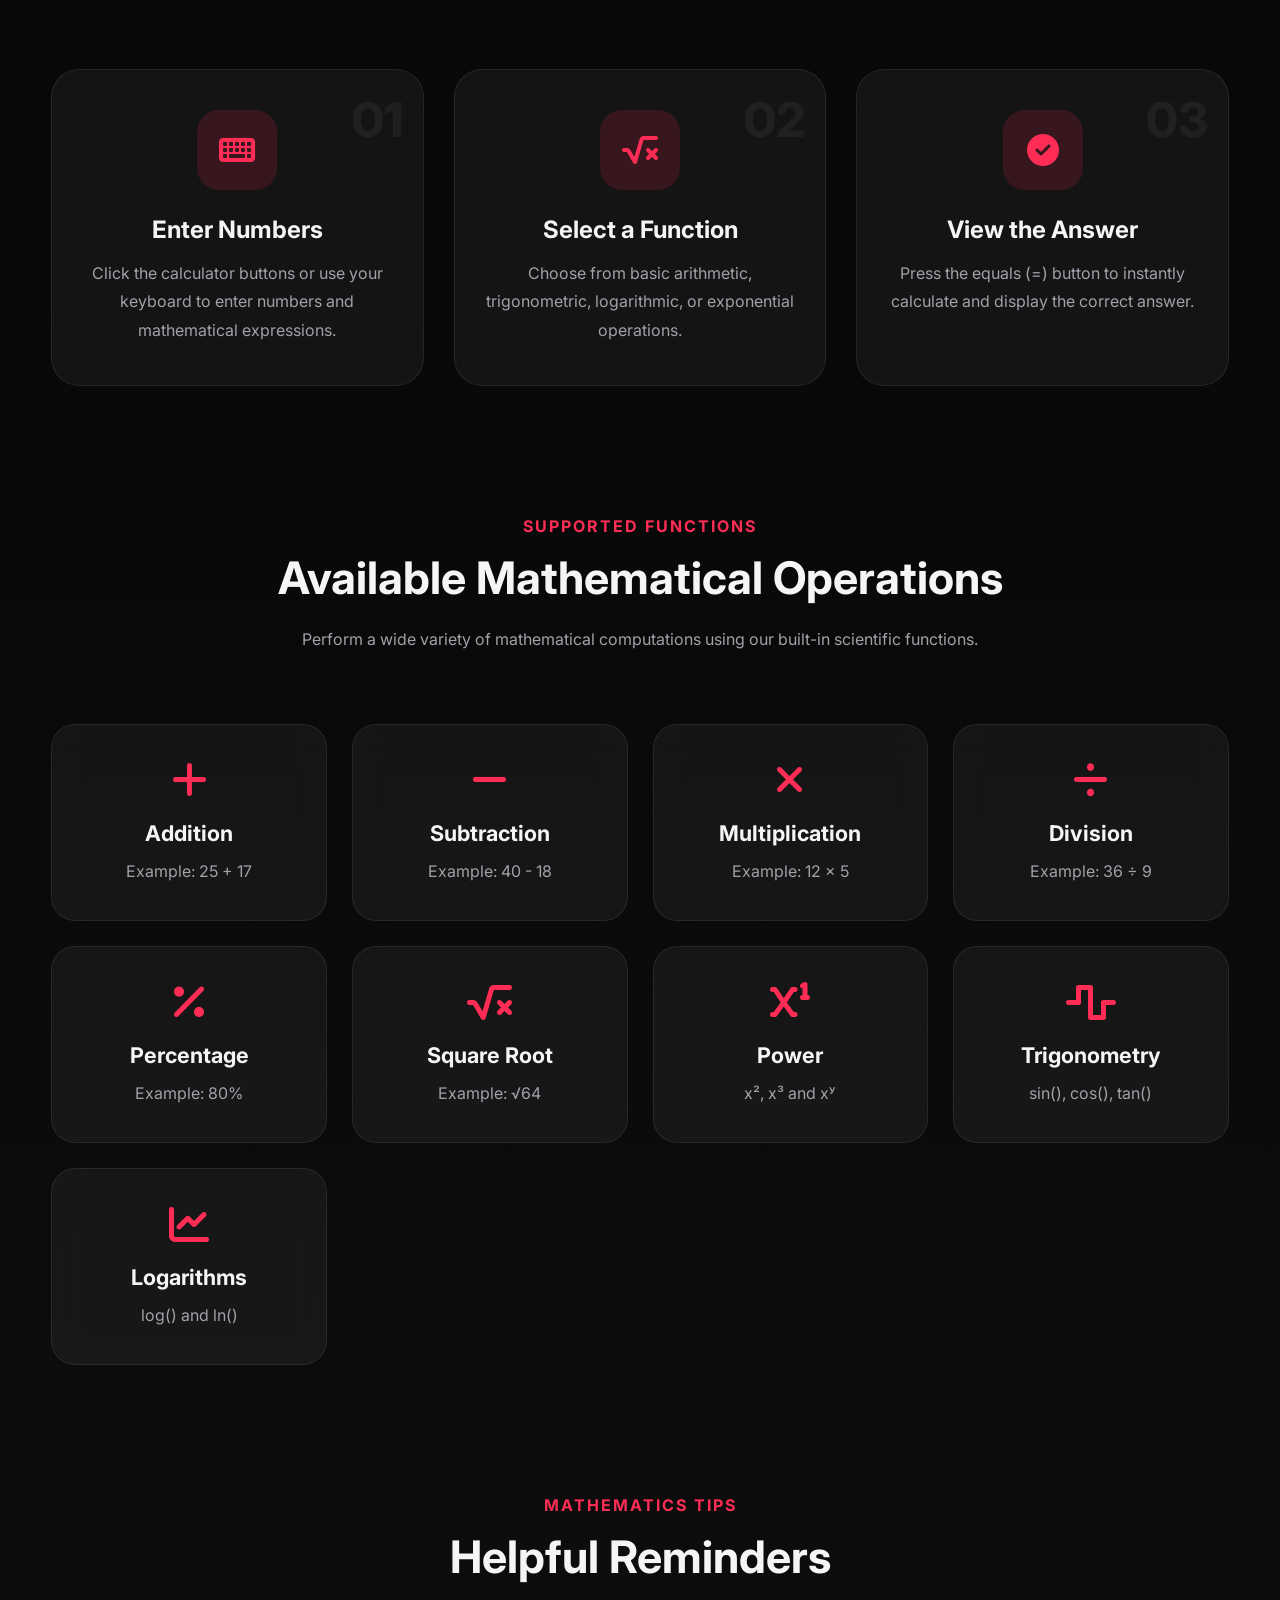
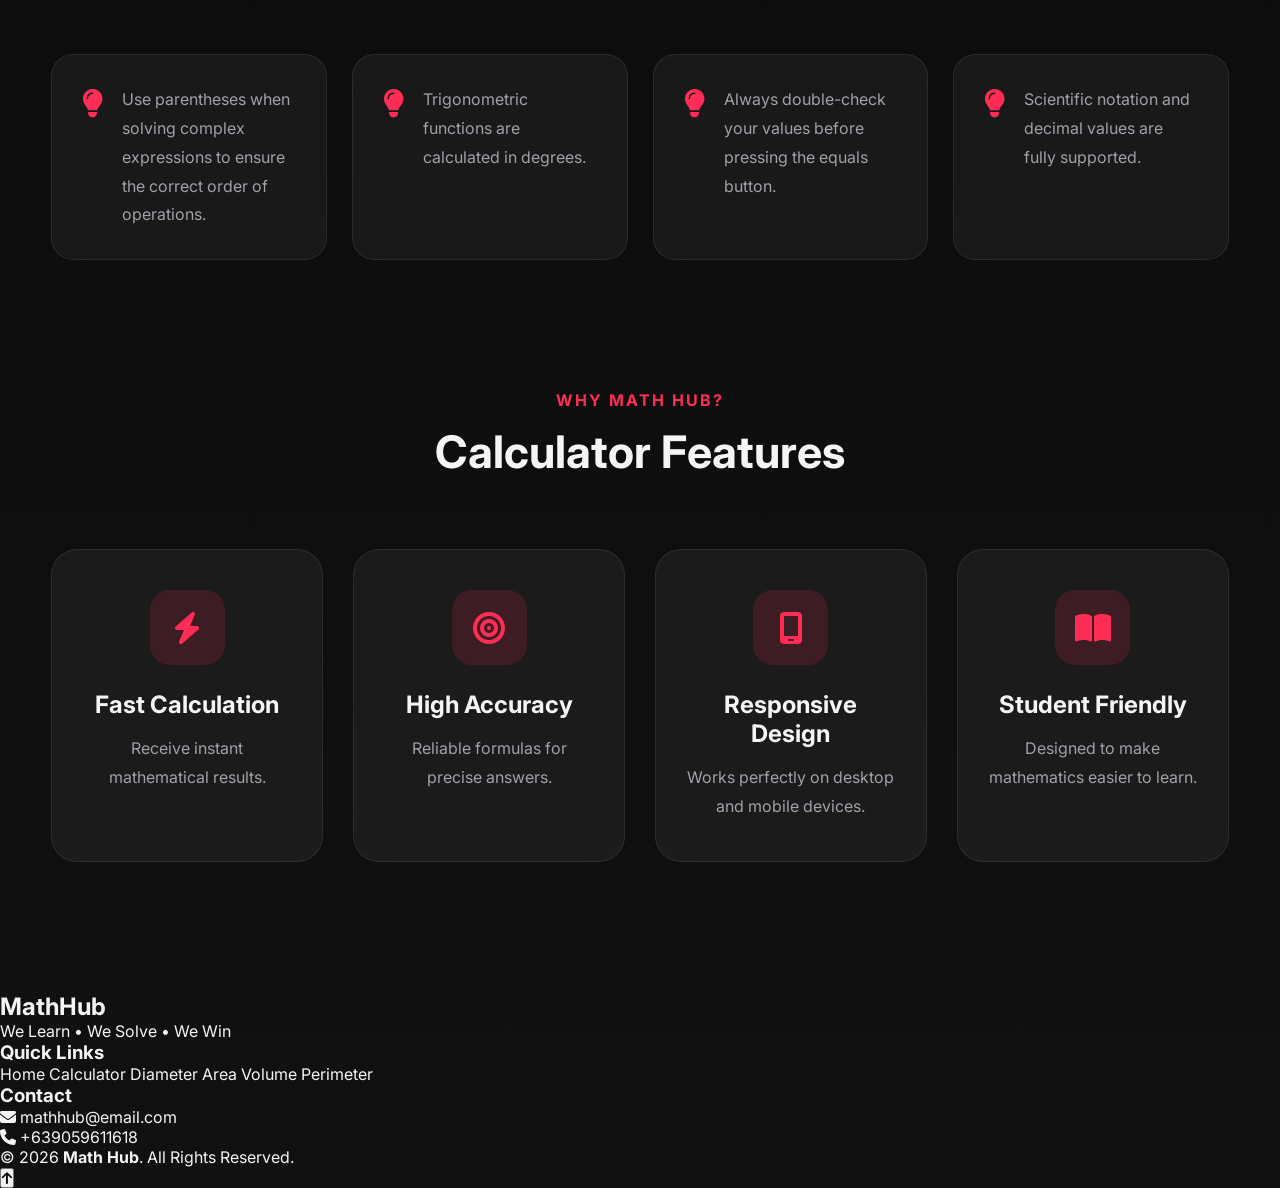
<file: calculator.html>
<!DOCTYPE html>
<html lang="en">

<head>

<meta charset="UTF-8">
<meta name="viewport" content="width=device-width, initial-scale=1.0">

<title>Math Hub | Scientific Calculator</title>

<!-- Google Font -->
<link href="https://fonts.googleapis.com/css2?family=Inter:wght@300;400;500;600;700;800&display=swap" rel="stylesheet">

<!-- Font Awesome -->
<link rel="stylesheet"
href="https://cdnjs.cloudflare.com/ajax/libs/font-awesome/6.6.0/css/all.min.css">

<link rel="stylesheet" href="calculator.css">

<script src="js.calculator.js" defer></script>

</head>

<body>

<!-- ================= HEADER ================= -->

<header>

<nav class="navbar">

<div class="logo">

<i class="fa-solid fa-square-root-variable"></i>

<h2>Math<span>Hub</span></h2>

</div>

<ul class="nav-links">

<li><a href="index.html">Home</a></li>

<li><a href="calculator.html" class="active">Calculator</a></li>

<li><a href="diameter.html">Diameter</a></li>

<li><a href="area.html">Area</a></li>

<li><a href="volume.html">Volume</a></li>

<li><a href="perimeter.html">Perimeter</a></li>

<li><a href="about.html">About</a></li>

</ul>

<div class="menu-btn">

<i class="fas fa-bars"></i>

</div>

</nav>

</header>

<!-- ================= HERO ================= -->

<section class="page-header">

<div class="page-content">

<span class="badge">

<i class="fa-solid fa-calculator"></i>

Math Hub Tools

</span>

<h1>

Scientific <span>Calculator</span>

</h1>

<p>

Perform basic and advanced mathematical calculations instantly using our
interactive scientific calculator. Designed for students, teachers, and
anyone who needs accurate mathematical solutions.

</p>

</div>

</section>

<!-- ================= CALCULATOR ================= -->

<section class="calculator-section">

<div class="calculator-box">

<div class="calculator-top">

<h2>

<i class="fa-solid fa-calculator"></i>

Scientific Calculator

</h2>

<p>

Fast • Accurate • Interactive

</p>

</div>

<div class="display-box">

<input
type="text"
id="display"
placeholder="0"
readonly>

</div>

<div class="calculator-buttons">

<!-- ROW 1 -->

<button class="gray" onclick="clearDisplay()">AC</button>

<button class="gray" onclick="deleteLast()">DEL</button>

<button class="gray" onclick="appendValue('(')">(</button>

<button class="gray" onclick="appendValue(')')">)</button>

<button class="operator" onclick="appendValue('/')">÷</button>

<!-- ROW 2 -->

<button onclick="squareRoot()">√</button>

<button onclick="cubeRoot()">∛</button>

<button onclick="square()">x²</button>

<button onclick="cube()">x³</button>

<button class="operator" onclick="appendValue('*')">×</button>

<!-- ROW 3 -->

<button onclick="sin()">sin</button>

<button onclick="cos()">cos</button>

<button onclick="tan()">tan</button>

<button onclick="appendValue('%')">%</button>

<button class="operator" onclick="appendValue('-')">−</button>

<!-- ROW 4 -->

<button onclick="appendValue('7')">7</button>

<button onclick="appendValue('8')">8</button>

<button onclick="appendValue('9')">9</button>

<button onclick="power()">xʸ</button>

<button class="operator" onclick="appendValue('+')">+</button>

<!-- ROW 5 -->

<button onclick="appendValue('4')">4</button>

<button onclick="appendValue('5')">5</button>

<button onclick="appendValue('6')">6</button>

<button onclick="log()">log</button>

<button class="equal" onclick="calculate()">=</button>

<!-- ROW 6 -->

<button onclick="appendValue('1')">1</button>

<button onclick="appendValue('2')">2</button>

<button onclick="appendValue('3')">3</button>

<button onclick="ln()">ln</button>

<!-- ROW 7 -->

<button class="zero" onclick="appendValue('0')">0</button>

<button onclick="appendValue('.')">.</button>

<button onclick="pi()">π</button>

<button onclick="euler()">e</button>

</div>

</div>

</section>

<!-- ================= INSTRUCTIONS ================= -->

<section class="instructions">

<div class="section-title">

<span>HOW TO USE</span>

<h2>Using the Scientific Calculator</h2>

<p>

Follow these simple steps to solve mathematical problems quickly and accurately.

</p>

</div>

<div class="instruction-container">
            <!-- STEP 1 -->

        <div class="instruction-card">

            <div class="step-number">01</div>

            <i class="fa-solid fa-keyboard"></i>

            <h3>Enter Numbers</h3>

            <p>

                Click the calculator buttons or use your keyboard to
                enter numbers and mathematical expressions.

            </p>

        </div>

        <!-- STEP 2 -->

        <div class="instruction-card">

            <div class="step-number">02</div>

            <i class="fa-solid fa-square-root-variable"></i>

            <h3>Select a Function</h3>

            <p>

                Choose from basic arithmetic, trigonometric,
                logarithmic, or exponential operations.

            </p>

        </div>

        <!-- STEP 3 -->

        <div class="instruction-card">

            <div class="step-number">03</div>

            <i class="fa-solid fa-check-circle"></i>

            <h3>View the Answer</h3>

            <p>

                Press the equals (=) button to instantly calculate
                and display the correct answer.

            </p>

        </div>

    </div>

</section>

<!-- ================= SUPPORTED FUNCTIONS ================= -->

<section class="functions">

    <div class="section-title">

        <span>SUPPORTED FUNCTIONS</span>

        <h2>Available Mathematical Operations</h2>

        <p>

            Perform a wide variety of mathematical computations using
            our built-in scientific functions.

        </p>

    </div>

    <div class="function-grid">

        <div class="function-card">
            <i class="fa-solid fa-plus"></i>
            <h3>Addition</h3>
            <p>Example: 25 + 17</p>
        </div>

        <div class="function-card">
            <i class="fa-solid fa-minus"></i>
            <h3>Subtraction</h3>
            <p>Example: 40 - 18</p>
        </div>

        <div class="function-card">
            <i class="fa-solid fa-xmark"></i>
            <h3>Multiplication</h3>
            <p>Example: 12 × 5</p>
        </div>

        <div class="function-card">
            <i class="fa-solid fa-divide"></i>
            <h3>Division</h3>
            <p>Example: 36 ÷ 9</p>
        </div>

        <div class="function-card">
            <i class="fa-solid fa-percent"></i>
            <h3>Percentage</h3>
            <p>Example: 80%</p>
        </div>

        <div class="function-card">
            <i class="fa-solid fa-square-root-variable"></i>
            <h3>Square Root</h3>
            <p>Example: √64</p>
        </div>

        <div class="function-card">
            <i class="fa-solid fa-superscript"></i>
            <h3>Power</h3>
            <p>x², x³ and xʸ</p>
        </div>

        <div class="function-card">
            <i class="fa-solid fa-wave-square"></i>
            <h3>Trigonometry</h3>
            <p>sin(), cos(), tan()</p>
        </div>

        <div class="function-card">
            <i class="fa-solid fa-chart-line"></i>
            <h3>Logarithms</h3>
            <p>log() and ln()</p>
        </div>

    </div>

</section>

<!-- ================= MATH TIPS ================= -->

<section class="tips">

    <div class="section-title">

        <span>MATHEMATICS TIPS</span>

        <h2>Helpful Reminders</h2>

    </div>

    <div class="tips-container">

        <div class="tip-card">

            <i class="fa-solid fa-lightbulb"></i>

            <p>

                Use parentheses when solving complex expressions
                to ensure the correct order of operations.

            </p>

        </div>

        <div class="tip-card">

            <i class="fa-solid fa-lightbulb"></i>

            <p>

                Trigonometric functions are calculated in degrees.

            </p>

        </div>

        <div class="tip-card">

            <i class="fa-solid fa-lightbulb"></i>

            <p>

                Always double-check your values before pressing
                the equals button.

            </p>

        </div>

        <div class="tip-card">

            <i class="fa-solid fa-lightbulb"></i>

            <p>

                Scientific notation and decimal values are fully
                supported.

            </p>

        </div>

    </div>

</section>

<!-- ================= FEATURES ================= -->

<section class="calculator-features">

    <div class="section-title">

        <span>WHY MATH HUB?</span>

        <h2>Calculator Features</h2>

    </div>

    <div class="feature-grid">

        <div class="feature-box">

            <i class="fa-solid fa-bolt"></i>

            <h3>Fast Calculation</h3>

            <p>Receive instant mathematical results.</p>

        </div>

        <div class="feature-box">

            <i class="fa-solid fa-bullseye"></i>

            <h3>High Accuracy</h3>

            <p>Reliable formulas for precise answers.</p>

        </div>

        <div class="feature-box">

            <i class="fa-solid fa-mobile-screen"></i>

            <h3>Responsive Design</h3>

            <p>Works perfectly on desktop and mobile devices.</p>

        </div>

        <div class="feature-box">

            <i class="fa-solid fa-book-open"></i>

            <h3>Student Friendly</h3>

            <p>Designed to make mathematics easier to learn.</p>

        </div>

    </div>

</section>

<!-- ================= FOOTER ================= -->

<footer>

<div class="footer-container">

<div class="footer-box">

<h2>Math<span>Hub</span></h2>

<p>

We Learn • We Solve • We Win

</p>

</div>

<div class="footer-box">

<h3>Quick Links</h3>

<a href="index.html">Home</a>
<a href="calculator.html">Calculator</a>
<a href="diameter.html">Diameter</a>
<a href="area.html">Area</a>
<a href="volume.html">Volume</a>
<a href="perimeter.html">Perimeter</a>

</div>

<div class="footer-box">

<h3>Contact</h3>

<p><i class="fa-solid fa-envelope"></i> mathhub@email.com</p>

<p><i class="fa-solid fa-phone"></i> +639059611618</p>

</div>

</div>

<div class="footer-bottom">

<p>© 2026 <strong>Math Hub</strong>. All Rights Reserved.</p>


</div>

</footer>

<button id="topBtn">

<i class="fa-solid fa-arrow-up"></i>

</button>





</body>

</html>
</file>
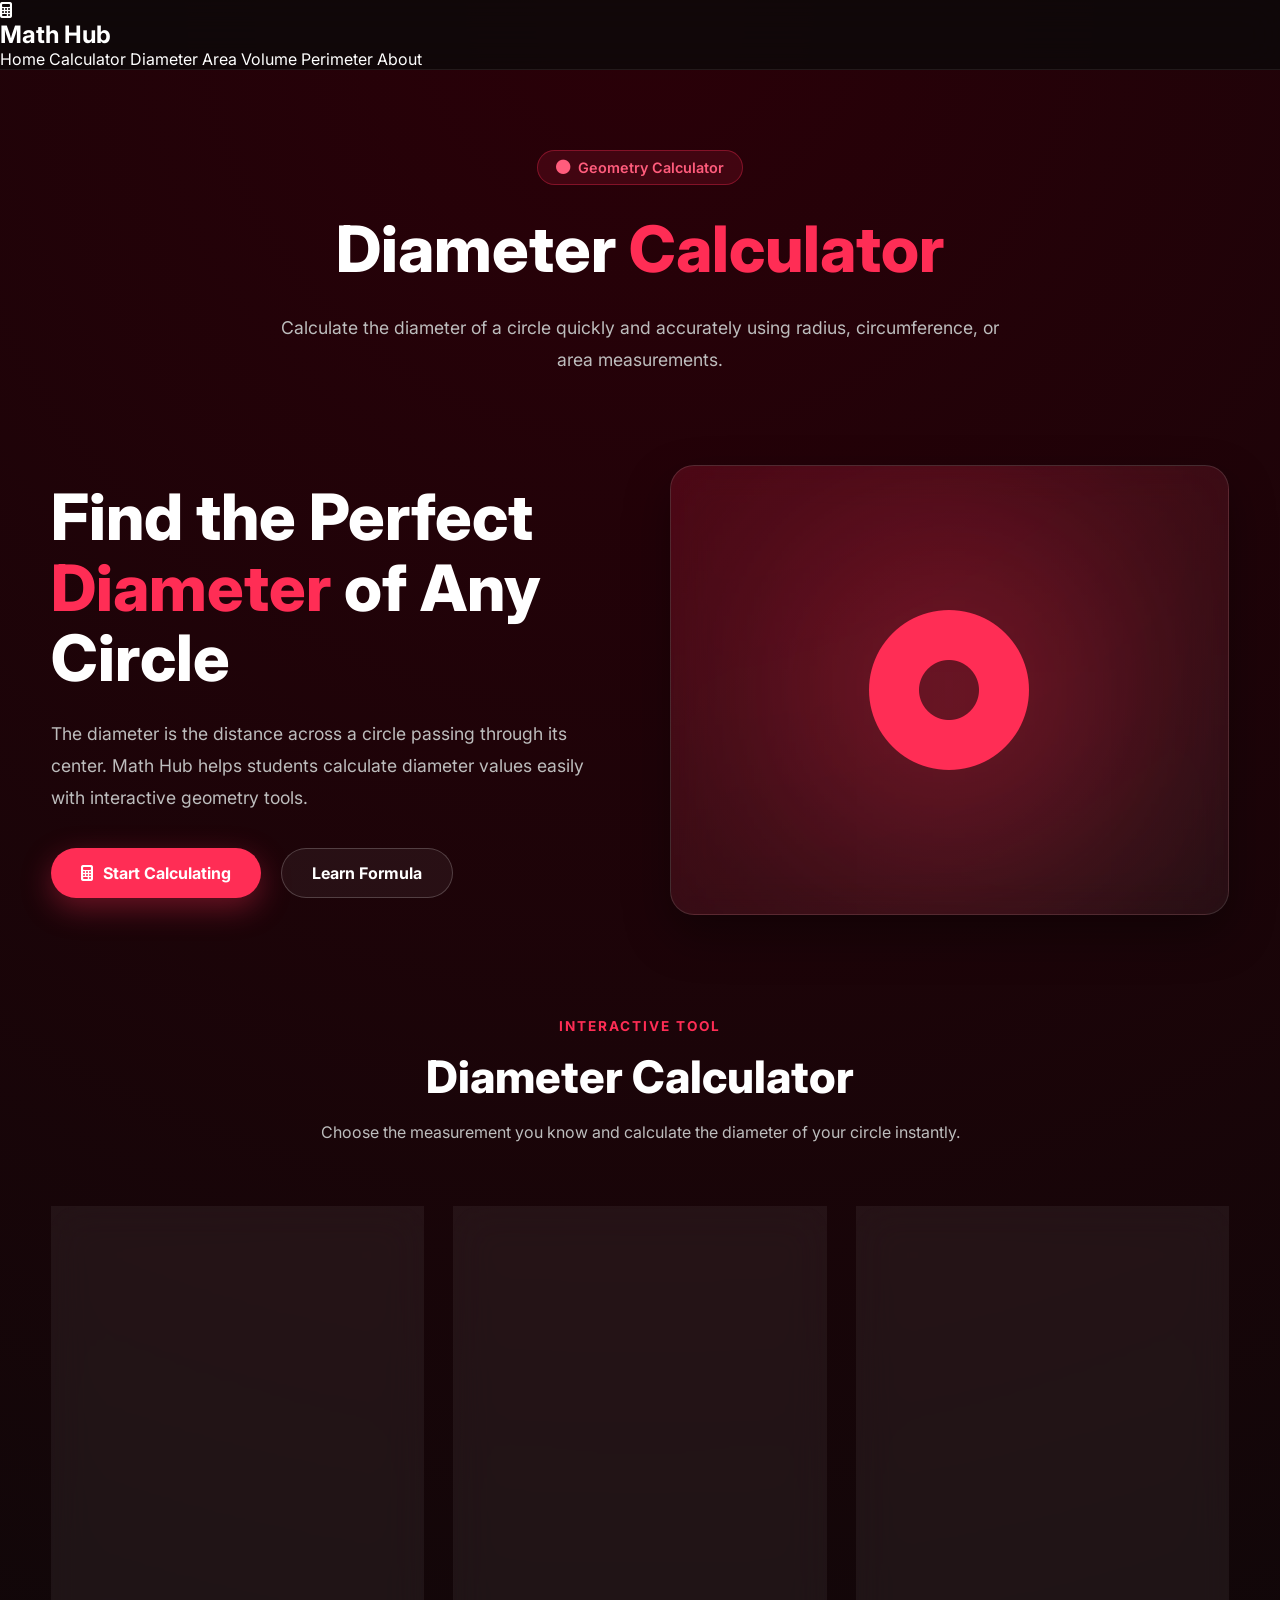
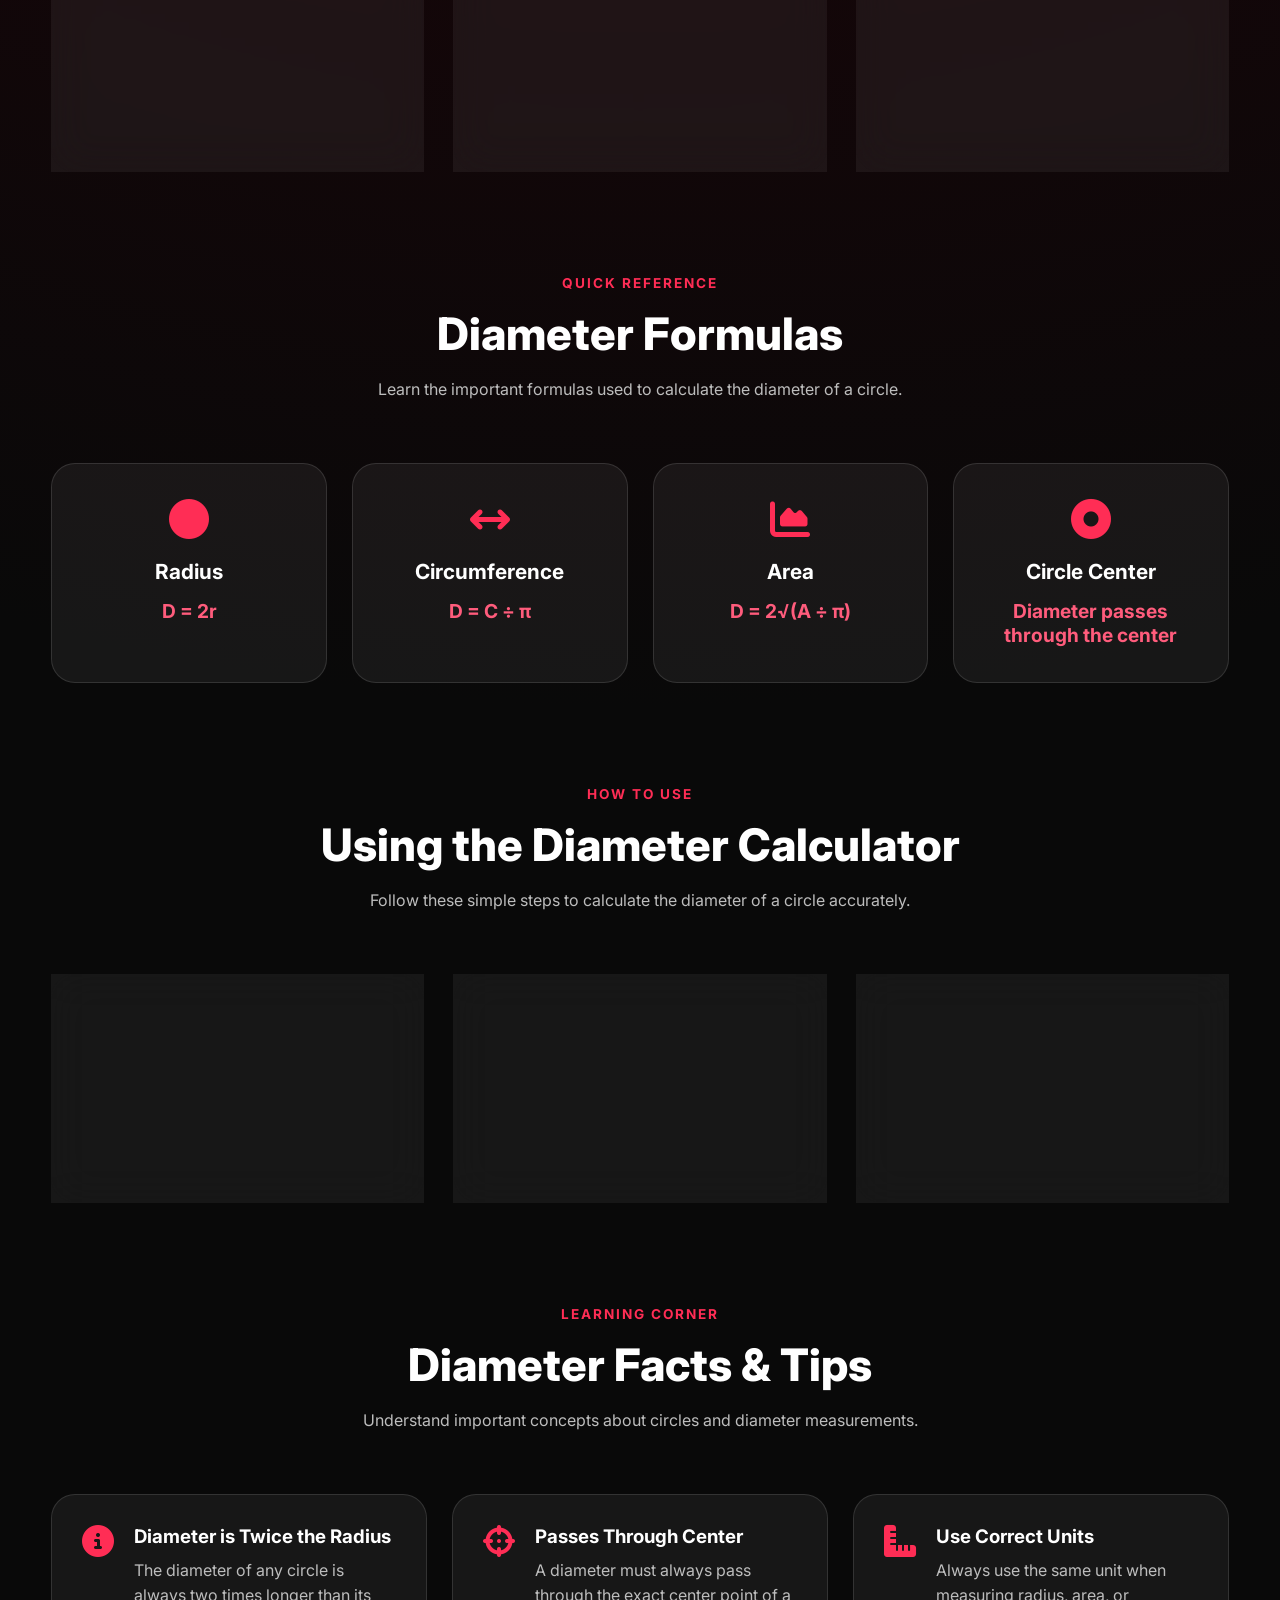
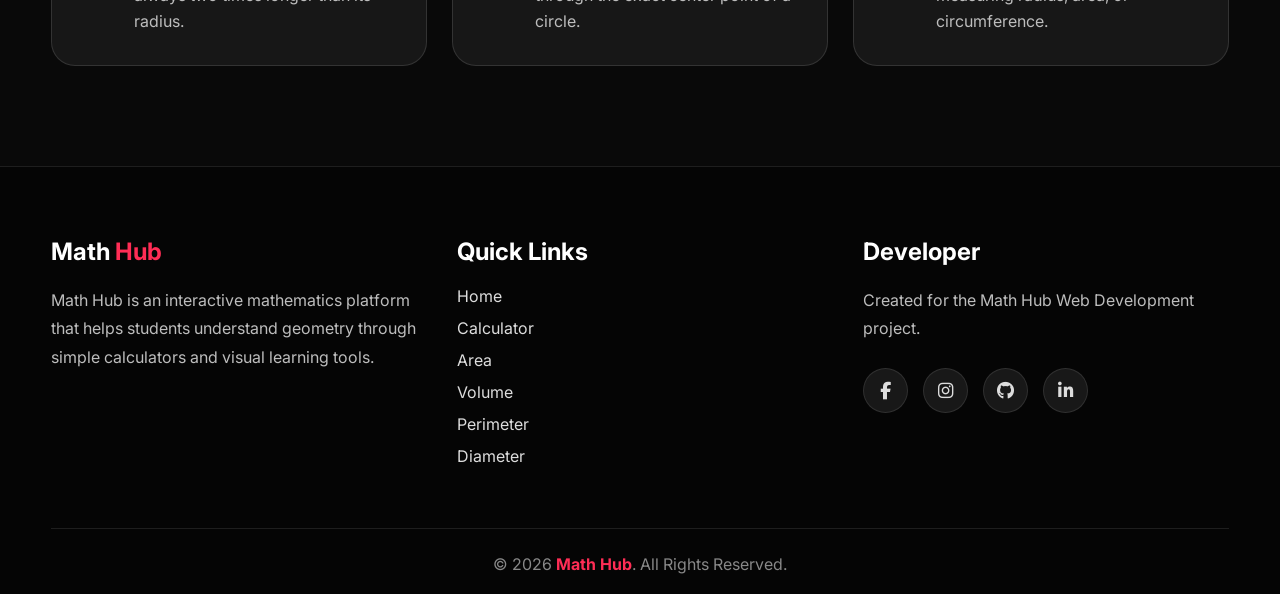
<file: diameter.html>
<!DOCTYPE html>
<html lang="en">

<head>

<meta charset="UTF-8">

<meta name="viewport" content="width=device-width, initial-scale=1.0">

<title>Diameter Calculator | Math Hub</title>


<!-- Font Awesome -->

<link rel="stylesheet" 
href="https://cdnjs.cloudflare.com/ajax/libs/font-awesome/6.5.0/css/all.min.css">


<!-- Google Font -->

<link href="https://fonts.googleapis.com/css2?family=Inter:wght@300;400;500;600;700;800&display=swap" rel="stylesheet">


<!-- CSS -->

<link rel="stylesheet" href="diameter.css">


</head>


<body>


<!-- ================= HEADER ================= -->


<header>


<div class="navbar">


<div class="logo">

<i class="fa-solid fa-calculator"></i>

<h2>Math <span>Hub</span></h2>

</div>



<nav class="nav-links">


<a href="index.html">

Home

</a>


<a href="calculator.html">

Calculator

</a>


<a href="diameter.html" class="active">

Diameter

</a>


<a href="area.html">

Area

</a>


<a href="volume.html">

Volume

</a>


<a href="perimeter.html">

Perimeter

</a>


<a href="about.html">

About

</a>


</nav>



<div class="menu-btn">

<i class="fa-solid fa-bars"></i>

</div>



</div>


</header>




<!-- ================= PAGE HEADER ================= -->


<section class="page-header">


<div class="badge">

<i class="fa-solid fa-circle"></i>

Geometry Calculator

</div>



<h1>

Diameter <span>Calculator</span>

</h1>



<p>

Calculate the diameter of a circle quickly and accurately using radius,
circumference, or area measurements.

</p>



</section>





<!-- ================= HERO SECTION ================= -->


<section class="diameter-hero">



<div class="hero-content">


<h1>

Find the Perfect

<span>Diameter</span>

of Any Circle

</h1>



<p>

The diameter is the distance across a circle passing through its center.
Math Hub helps students calculate diameter values easily with interactive
geometry tools.

</p>



<div class="hero-buttons">


<a href="#calculator" class="btn btn-primary">

<i class="fa-solid fa-calculator"></i>

Start Calculating

</a>



<a href="#formula" class="btn btn-outline">

Learn Formula

</a>



</div>


</div>


<div class="hero-card">


<i class="fa-solid fa-circle-dot"></i>


</div>



</section>
<!-- ================= DIAMETER CALCULATOR ================= -->


<section class="calculator-section" id="calculator">


<div class="section-title">


<span>

Interactive Tool

</span>



<h2>

Diameter Calculator

</h2>



<p>

Choose the measurement you know and calculate the diameter of your circle instantly.

</p>


</div>





<div class="calculator-container">



<!-- ================= RADIUS CARD ================= -->


<div class="calculator-card">


<i class="fa-solid fa-circle"></i>


<h3>

Radius to Diameter

</h3>


<p>

Enter the radius of the circle to find its diameter.

</p>



<div class="input-group">


<label>

Radius

</label>


<input 
type="number" 
id="radiusInput"
placeholder="Enter radius">



</div>



<button class="calculate-btn" onclick="calculateRadiusDiameter()">

Calculate Diameter

</button>



<div class="result-box">


<h4>

Result

</h4>


<span id="radiusResult">

0

</span>



</div>


</div>






<!-- ================= CIRCUMFERENCE CARD ================= -->


<div class="calculator-card">


<i class="fa-solid fa-arrows-left-right"></i>


<h3>

Circumference to Diameter

</h3>


<p>

Find the diameter using the circle's circumference value.

</p>



<div class="input-group">


<label>

Circumference

</label>



<input 
type="number" 
id="circumferenceInput"
placeholder="Enter circumference">



</div>



<button class="calculate-btn" onclick="calculateCircumferenceDiameter()">

Calculate Diameter

</button>



<div class="result-box">


<h4>

Result

</h4>


<span id="circumferenceResult">

0

</span>


</div>


</div>







<!-- ================= AREA CARD ================= -->


<div class="calculator-card">


<i class="fa-solid fa-chart-area"></i>



<h3>

Area to Diameter

</h3>


<p>

Calculate the diameter when the area of the circle is given.

</p>



<div class="input-group">


<label>

Circle Area

</label>



<input 
type="number" 
id="areaInput"
placeholder="Enter area">



</div>



<button class="calculate-btn" onclick="calculateAreaDiameter()">

Calculate Diameter

</button>



<div class="result-box">


<h4>

Result

</h4>


<span id="areaResult">

0

</span>


</div>


</div>



</div>


</section>





<!-- ================= FORMULA SECTION ================= -->


<section class="formula-section" id="formula">


<div class="section-title">


<span>

Quick Reference

</span>


<h2>

Diameter Formulas

</h2>



<p>

Learn the important formulas used to calculate the diameter of a circle.

</p>


</div>





<div class="function-grid">



<div class="function-card">


<i class="fa-solid fa-circle"></i>


<h3>

Radius

</h3>


<p>

D = 2r

</p>


</div>





<div class="function-card">


<i class="fa-solid fa-arrows-left-right"></i>


<h3>

Circumference

</h3>


<p>

D = C ÷ π

</p>


</div>






<div class="function-card">


<i class="fa-solid fa-chart-area"></i>


<h3>

Area

</h3>


<p>

D = 2√(A ÷ π)

</p>


</div>





<div class="function-card">


<i class="fa-solid fa-circle-dot"></i>


<h3>

Circle Center

</h3>


<p>

Diameter passes through the center

</p>


</div>



</div>



</section>
<!-- ================= INSTRUCTIONS ================= -->


<section class="instructions">


<div class="section-title">


<span>

How to Use

</span>



<h2>

Using the Diameter Calculator

</h2>



<p>

Follow these simple steps to calculate the diameter of a circle accurately.

</p>


</div>





<div class="instruction-container">



<div class="instruction-card">


<div class="step-number">

01

</div>


<i class="fa-solid fa-ruler"></i>



<h3>

Choose Measurement

</h3>



<p>

Select whether you know the radius, circumference, or area of the circle.

</p>



</div>





<div class="instruction-card">


<div class="step-number">

02

</div>


<i class="fa-solid fa-keyboard"></i>



<h3>

Enter Value

</h3>



<p>

Input the measurement value into the calculator field provided.

</p>



</div>





<div class="instruction-card">


<div class="step-number">

03

</div>



<i class="fa-solid fa-calculator"></i>



<h3>

Calculate Result

</h3>



<p>

Press the calculate button and instantly view the diameter result.

</p>



</div>



</div>



</section>






<!-- ================= DIAMETER TIPS ================= -->


<section class="tips">


<div class="section-title">


<span>

Learning Corner

</span>



<h2>

Diameter Facts & Tips

</h2>



<p>

Understand important concepts about circles and diameter measurements.

</p>


</div>






<div class="tips-container">



<div class="tip-card">


<i class="fa-solid fa-circle-info"></i>



<div>


<h3>

Diameter is Twice the Radius

</h3>


<p>

The diameter of any circle is always two times longer than its radius.

</p>



</div>


</div>







<div class="tip-card">


<i class="fa-solid fa-crosshairs"></i>



<div>


<h3>

Passes Through Center

</h3>


<p>

A diameter must always pass through the exact center point of a circle.

</p>


</div>


</div>







<div class="tip-card">


<i class="fa-solid fa-ruler-combined"></i>



<div>


<h3>

Use Correct Units

</h3>


<p>

Always use the same unit when measuring radius, area, or circumference.

</p>


</div>


</div>




</div>



</section>






<!-- ================= FOOTER ================= -->


<footer>


<div class="footer-container">



<div class="footer-box">


<h3>

Math <span>Hub</span>

</h3>



<p>

Math Hub is an interactive mathematics platform that helps students understand geometry through simple calculators and visual learning tools.

</p>


</div>







<div class="footer-box">


<h3>

Quick Links

</h3>



<a href="index.html">

Home

</a>



<a href="calculator.html">

Calculator

</a>



<a href="area.html">

Area

</a>



<a href="volume.html">

Volume

</a>



<a href="perimeter.html">

Perimeter

</a>



<a href="diameter.html">

Diameter

</a>


</div>








<div class="footer-box">


<h3>

Developer

</h3>



<p>

Created for the Math Hub Web Development project.

</p>




<div class="social-links">


<a href="#">

<i class="fab fa-facebook-f"></i>

</a>



<a href="#">

<i class="fab fa-instagram"></i>

</a>



<a href="#">

<i class="fab fa-github"></i>

</a>



<a href="#">

<i class="fab fa-linkedin-in"></i>

</a>



</div>


</div>



</div>







<div class="footer-bottom">


<p>

© 2026 <strong>Math Hub</strong>. All Rights Reserved.

</p>


</div>



</footer>






<!-- ================= BACK TO TOP ================= -->


<button id="topBtn">


<i class="fa-solid fa-arrow-up"></i>


</button>






<!-- ================= JAVASCRIPT ================= -->


<script>


function calculateRadiusDiameter(){


let radius = document.getElementById("radiusInput").value;


let result = radius * 2;



document.getElementById("radiusResult").innerHTML =

result.toFixed(2);



}





function calculateCircumferenceDiameter(){


let circumference = document.getElementById("circumferenceInput").value;


let result = circumference / Math.PI;



document.getElementById("circumferenceResult").innerHTML =

result.toFixed(2);



}





function calculateAreaDiameter(){


let area = document.getElementById("areaInput").value;


let result = 2 * Math.sqrt(area / Math.PI);



document.getElementById("areaResult").innerHTML =

result.toFixed(2);



}






// BACK TO TOP


let topBtn = document.getElementById("topBtn");



window.onscroll = function(){


if(document.documentElement.scrollTop > 300){


topBtn.classList.add("show");


}

else{


topBtn.classList.remove("show");


}


};




topBtn.onclick = function(){


window.scrollTo({


top:0,


behavior:"smooth"


});


};


<script src="js.diameter.js"></script>



</body>


</html>
</file>
<file: style.css>
/*=====================================================
                MATH HUB
      Apple Inspired Red Theme
=====================================================*/

/* Google Font */

@import url('https://fonts.googleapis.com/css2?family=Inter:wght@300;400;500;600;700;800;900&display=swap');

/*=====================================================
                CSS VARIABLES
=====================================================*/

:root{

    --primary:#ff2d55;
    --primary-dark:#d7003a;
    --primary-light:#ff5c7f;

    --white:#ffffff;
    --text:#f5f5f7;
    --gray:#a1a1aa;

    --background:#050505;
    --background2:#111111;

    --glass:rgba(255,255,255,.06);

    --border:rgba(255,255,255,.08);

    --shadow:0 20px 60px rgba(0,0,0,.45);

    --radius:22px;

    --transition:.35s ease;

}

/*=====================================================
                RESET
=====================================================*/

*{

    margin:0;
    padding:0;
    box-sizing:border-box;
    font-family:'Inter',sans-serif;

}

html{

    scroll-behavior:smooth;

}

body{

    background:linear-gradient(180deg,#050505,#090909,#111111);

    color:var(--text);

    overflow-x:hidden;

}

/*=====================================================
                SCROLLBAR
=====================================================*/

::-webkit-scrollbar{

    width:10px;

}

::-webkit-scrollbar-track{

    background:#090909;

}

::-webkit-scrollbar-thumb{

    background:var(--primary);

    border-radius:20px;

}

::selection{

    background:var(--primary);

    color:white;

}

/*=====================================================
                LINKS
=====================================================*/

a{

    text-decoration:none;

    color:inherit;

}

ul{

    list-style:none;

}

/*=====================================================
                BACKGROUND
=====================================================*/

.background{

    position:fixed;

    inset:0;

    overflow:hidden;

    z-index:-1;

}

.circle{

    position:absolute;

    border-radius:50%;

    background:rgba(255,45,85,.08);

    filter:blur(70px);

    animation:float 8s ease-in-out infinite;

}

.one{

    width:350px;
    height:350px;

    top:-120px;
    left:-100px;

}

.two{

    width:300px;
    height:300px;

    bottom:-80px;
    right:-80px;

}

.three{

    width:250px;
    height:250px;

    top:45%;
    left:45%;

}

@keyframes float{

    0%{

        transform:translateY(0);

    }

    50%{

        transform:translateY(-40px);

    }

    100%{

        transform:translateY(0);

    }

}

/*=====================================================
                HEADER
=====================================================*/

header{

    position:fixed;

    top:0;
    left:0;

    width:100%;

    z-index:1000;

    backdrop-filter:blur(25px);

    background:rgba(5,5,5,.75);

    border-bottom:1px solid var(--border);

}

/*=====================================================
                NAVBAR
=====================================================*/

.navbar{

    width:92%;

    max-width:1400px;

    margin:auto;

    display:flex;

    justify-content:space-between;

    align-items:center;

    padding:18px 0;

}

.logo{

    display:flex;

    align-items:center;

    gap:12px;

}

.logo i{

    color:var(--primary);

    font-size:2rem;

}

.logo h2{

    font-size:1.8rem;

    font-weight:800;

}

.logo span{

    color:var(--primary);

}

.nav-links{

    display:flex;

    gap:35px;

}

.nav-links a{

    position:relative;

    font-weight:600;

    transition:.3s;

}

.nav-links a:hover{

    color:var(--primary);

}

.nav-links a.active{

    color:var(--primary);

}

.nav-links a::after{

    content:"";

    position:absolute;

    width:0;

    height:2px;

    left:0;

    bottom:-8px;

    background:var(--primary);

    transition:.3s;

}

.nav-links a:hover::after{

    width:100%;

}

.menu-btn{
    display:block;
    font-size:30px;
    color:#fff;
    cursor:pointer;
    z-index:1002;
}

.nav-links{

    position:fixed;
    top:80px;
    left:-100%;

    width:100%;
    height:calc(100vh - 80px);

    background:#090909;

    display:flex;
    flex-direction:column;
    justify-content:center;
    align-items:center;
    gap:35px;

    transition:left .35s ease;
    z-index:1001;
}

.nav-links.active{
    left:0;
}

.nav-links a{
    font-size:1.3rem;

}

/*=====================================================
                HERO
=====================================================*/

.hero{

    width:92%;

    max-width:1400px;

    margin:auto;

    min-height:100vh;

    display:grid;

    grid-template-columns:1fr 1fr;

    align-items:center;

    gap:70px;

    padding-top:120px;

}

.hero-badge{

    display:inline-flex;

    align-items:center;

    gap:10px;

    padding:10px 20px;

    border-radius:50px;

    background:rgba(255,45,85,.15);

    color:var(--primary);

    font-weight:700;

    margin-bottom:25px;

}

.hero-content h1{

    font-size:4.5rem;

    line-height:1.1;

    margin-bottom:25px;

}

.hero-content h1 span{

    color:var(--primary);

}

.hero-content p{

    color:var(--gray);

    line-height:1.9;

    font-size:1.08rem;

    margin-bottom:35px;

}

/*=====================================================
                BUTTONS
=====================================================*/

.hero-buttons{

    display:flex;

    gap:20px;

    margin-bottom:45px;

}

.btn{

    display:inline-flex;

    align-items:center;

    gap:10px;

    padding:16px 34px;

    border-radius:50px;

    font-weight:700;

    transition:var(--transition);

}

.primary{

    background:var(--primary);

    color:white;

    box-shadow:0 0 35px rgba(255,45,85,.45);

}

.primary:hover{

    transform:translateY(-5px);

    background:var(--primary-dark);

}

.secondary{

    border:1px solid var(--border);

    background:rgba(255,255,255,.05);

}

.secondary:hover{

    border-color:var(--primary);

    color:var(--primary);

}

/*=====================================================
                HERO STATS
=====================================================*/

.hero-stats{

    display:flex;

    gap:40px;

}

.hero-stats div{

    text-align:center;

}

.hero-stats h3{

    font-size:2rem;

    color:var(--primary);

}

.hero-stats span{

    color:var(--gray);

    font-size:.95rem;

}
/*=====================================================
                HERO PHONE
=====================================================*/

.hero-image{

    display:flex;
    justify-content:center;
    align-items:center;

}

.phone{

    width:360px;
    height:720px;

    background:#0a0a0a;

    border:12px solid #222;

    border-radius:55px;

    box-shadow:
    0 30px 80px rgba(0,0,0,.65),
    0 0 40px rgba(255,45,85,.15);

    padding:18px;

    position:relative;

}

.phone::before{

    content:"";

    position:absolute;

    width:120px;

    height:28px;

    background:#000;

    border-radius:20px;

    left:50%;

    transform:translateX(-50%);

    top:12px;

}

.screen{

    width:100%;

    height:100%;

    border-radius:38px;

    overflow:hidden;

    background:linear-gradient(180deg,#111,#191919);

}

.screen-header{

    height:70px;

    display:flex;

    justify-content:space-between;

    align-items:center;

    padding:0 25px;

    background:rgba(255,255,255,.04);

    border-bottom:1px solid rgba(255,255,255,.05);

}

.screen-header span{

    font-weight:700;

}

.screen-header i{

    color:var(--primary);

}

.screen-body{

    padding:25px;

}

/*=====================================================
                APP CARDS
=====================================================*/

.math-card{

    background:rgba(255,255,255,.05);

    border:1px solid rgba(255,255,255,.08);

    border-radius:20px;

    padding:25px;

    margin-bottom:20px;

    transition:.35s;

    backdrop-filter:blur(18px);

}

.math-card:hover{

    transform:translateY(-8px);

    border-color:var(--primary);

    box-shadow:0 15px 35px rgba(255,45,85,.25);

}

.math-card i{

    width:65px;

    height:65px;

    display:flex;

    justify-content:center;

    align-items:center;

    border-radius:18px;

    background:rgba(255,45,85,.15);

    color:var(--primary);

    font-size:1.8rem;

    margin-bottom:20px;

}

.math-card h3{

    margin-bottom:10px;

}

.math-card p{

    color:var(--gray);

    line-height:1.6;

}

/*=====================================================
                SCROLL DOWN
=====================================================*/

.scroll-down{

    text-align:center;

    margin-top:-30px;

    margin-bottom:90px;

    animation:bounce 2s infinite;

}

.scroll-down i{

    color:var(--primary);

    font-size:1.5rem;

}

.scroll-down p{

    color:var(--gray);

    margin-top:8px;

    font-size:.9rem;

}

@keyframes bounce{

    0%,100%{

        transform:translateY(0);

    }

    50%{

        transform:translateY(12px);

    }

}

/*=====================================================
                FEATURES
=====================================================*/

.features{

    width:92%;

    max-width:1400px;

    margin:120px auto;

}

.section-title{

    text-align:center;

    margin-bottom:70px;

}

.section-title span{

    color:var(--primary);

    font-weight:700;

    letter-spacing:3px;

    text-transform:uppercase;

}

.section-title h2{

    font-size:3rem;

    margin:20px 0;

}

.section-title p{

    max-width:700px;

    margin:auto;

    color:var(--gray);

    line-height:1.8;

}

.feature-container{

    display:grid;

    grid-template-columns:repeat(auto-fit,minmax(320px,1fr));

    gap:30px;

}

/*=====================================================
                FEATURE CARD
=====================================================*/

.feature-card{

    background:rgba(255,255,255,.05);

    border:1px solid rgba(255,255,255,.08);

    border-radius:28px;

    padding:40px;

    transition:.35s;

    position:relative;

    overflow:hidden;

    backdrop-filter:blur(18px);

}

.feature-card::before{

    content:"";

    position:absolute;

    width:220px;

    height:220px;

    background:rgba(255,45,85,.08);

    border-radius:50%;

    top:-120px;

    right:-120px;

    transition:.4s;

}

.feature-card:hover{

    transform:translateY(-12px);

    border-color:var(--primary);

    box-shadow:0 20px 45px rgba(255,45,85,.18);

}

.feature-card:hover::before{

    transform:scale(1.3);

}

.feature-card .icon{

    width:80px;

    height:80px;

    display:flex;

    justify-content:center;

    align-items:center;

    background:rgba(255,45,85,.15);

    border-radius:22px;

    color:var(--primary);

    font-size:2rem;

    margin-bottom:25px;

}

.feature-card h3{

    font-size:1.6rem;

    margin-bottom:15px;

}

.feature-card p{

    color:var(--gray);

    line-height:1.8;

    margin-bottom:25px;

}

.feature-card a{

    color:var(--primary);

    font-weight:700;

    display:inline-flex;

    align-items:center;

    gap:10px;

    transition:.3s;

}

.feature-card a:hover{

    gap:16px;

}
/*=====================================================
                WHY CHOOSE US
=====================================================*/

.why{

    width:92%;
    max-width:1400px;

    margin:130px auto;

}

.why-container{

    display:grid;

    grid-template-columns:repeat(auto-fit,minmax(280px,1fr));

    gap:30px;

}

.why-card{

    background:rgba(255,255,255,.05);

    border:1px solid rgba(255,255,255,.08);

    border-radius:25px;

    padding:35px;

    text-align:center;

    backdrop-filter:blur(18px);

    transition:.35s;

}

.why-card:hover{

    transform:translateY(-10px);

    border-color:var(--primary);

    box-shadow:0 20px 40px rgba(255,45,85,.18);

}

.why-card i{

    width:75px;

    height:75px;

    display:flex;

    justify-content:center;

    align-items:center;

    margin:auto;

    border-radius:20px;

    background:rgba(255,45,85,.15);

    color:var(--primary);

    font-size:2rem;

    margin-bottom:20px;

}

.why-card h3{

    margin-bottom:15px;

    font-size:1.5rem;

}

.why-card p{

    color:var(--gray);

    line-height:1.8;

}

/*=====================================================
                STATISTICS
=====================================================*/

.statistics{

    width:92%;

    max-width:1400px;

    margin:120px auto;

    display:grid;

    grid-template-columns:repeat(auto-fit,minmax(220px,1fr));

    gap:30px;

}

.stat-box{

    background:rgba(255,255,255,.05);

    border:1px solid rgba(255,255,255,.08);

    border-radius:25px;

    padding:45px;

    text-align:center;

    backdrop-filter:blur(18px);

    transition:.35s;

}

.stat-box:hover{

    transform:translateY(-10px);

    border-color:var(--primary);

    box-shadow:0 20px 45px rgba(255,45,85,.18);

}

.stat-box h2{

    font-size:3rem;

    color:var(--primary);

    margin-bottom:12px;

}

.stat-box p{

    color:var(--gray);

    font-size:1rem;

}

/*=====================================================
                SERVICES
=====================================================*/

.services{

    width:92%;

    max-width:1400px;

    margin:130px auto;

}

.services-container{

    display:grid;

    grid-template-columns:repeat(auto-fit,minmax(320px,1fr));

    gap:30px;

}

.service-card{

    background:rgba(255,255,255,.05);

    border:1px solid rgba(255,255,255,.08);

    border-radius:28px;

    padding:40px;

    transition:.35s;

    text-align:center;

    backdrop-filter:blur(18px);

    position:relative;

    overflow:hidden;

}

.service-card::before{

    content:"";

    position:absolute;

    width:220px;

    height:220px;

    border-radius:50%;

    background:rgba(255,45,85,.08);

    top:-120px;

    right:-120px;

    transition:.35s;

}

.service-card:hover{

    transform:translateY(-12px);

    border-color:var(--primary);

    box-shadow:0 20px 50px rgba(255,45,85,.20);

}

.service-card:hover::before{

    transform:scale(1.4);

}

.service-card i{

    width:80px;

    height:80px;

    display:flex;

    justify-content:center;

    align-items:center;

    margin:auto;

    border-radius:22px;

    background:rgba(255,45,85,.15);

    color:var(--primary);

    font-size:2rem;

    margin-bottom:25px;

}

.service-card h3{

    font-size:1.6rem;

    margin-bottom:15px;

}

.service-card p{

    color:var(--gray);

    line-height:1.8;

    margin-bottom:30px;

}

.service-btn{

    display:inline-block;

    padding:14px 30px;

    border-radius:50px;

    background:var(--primary);

    color:#fff;

    font-weight:700;

    transition:.35s;

}

.service-btn:hover{

    background:var(--primary-dark);

    transform:translateY(-4px);

    box-shadow:0 10px 30px rgba(255,45,85,.35);

}
/*=====================================================
                HOW IT WORKS
=====================================================*/

.steps{

    width:92%;
    max-width:1400px;
    margin:130px auto;

}

.steps-container{

    display:grid;

    grid-template-columns:repeat(auto-fit,minmax(300px,1fr));

    gap:35px;

}

.step-card{

    background:rgba(255,255,255,.05);

    border:1px solid rgba(255,255,255,.08);

    border-radius:28px;

    padding:45px 35px;

    text-align:center;

    transition:.35s;

    backdrop-filter:blur(18px);

}

.step-card:hover{

    transform:translateY(-10px);

    border-color:var(--primary);

    box-shadow:0 20px 45px rgba(255,45,85,.20);

}

.step-card span{

    display:inline-flex;

    width:55px;

    height:55px;

    justify-content:center;

    align-items:center;

    border-radius:50%;

    background:var(--primary);

    color:#fff;

    font-weight:700;

    margin-bottom:20px;

}

.step-card i{

    font-size:2.3rem;

    color:var(--primary);

    margin-bottom:20px;

}

.step-card h3{

    margin-bottom:15px;

    font-size:1.5rem;

}

.step-card p{

    color:var(--gray);

    line-height:1.8;

}

/*=====================================================
                DEVELOPER
=====================================================*/

.developer{

    width:92%;

    max-width:1400px;

    margin:140px auto;

    display:grid;

    grid-template-columns:1fr 1fr;

    gap:60px;

    align-items:center;

}

.developer-image{
developer-image: url("img/developer.jfif")

   
}

.developer-image img{
    developer-image: url("img/developer.jfif")

    width:100%;

    max-width:420px;

    border-radius:30px;

    border:3px solid rgba(255,45,85,.25);

    box-shadow:0 25px 60px rgba(255,45,85,.20);

}

.developer-content span{

    color:var(--primary);

    font-weight:700;

    letter-spacing:2px;

}

.developer-content h2{

    font-size:3rem;

    margin:20px 0;

}

.developer-content p{

    color:var(--gray);

    line-height:2;

    margin-bottom:35px;

}

/*=====================================================
                CALL TO ACTION
=====================================================*/

.cta{

    width:92%;

    max-width:1200px;

    margin:140px auto;

    background:linear-gradient(135deg,#181818,#111);

    border:1px solid rgba(255,255,255,.08);

    border-radius:35px;

    padding:80px 50px;

    text-align:center;

    position:relative;

    overflow:hidden;

}

.cta::before{

    content:"";

    position:absolute;

    width:350px;

    height:350px;

    border-radius:50%;

    background:rgba(255,45,85,.12);

    top:-180px;

    right:-120px;

}

.cta h2{

    font-size:3rem;

    margin-bottom:20px;

}

.cta p{

    max-width:700px;

    margin:auto;

    color:var(--gray);

    line-height:1.9;

    margin-bottom:40px;

}

/*=====================================================
                FOOTER
=====================================================*/

footer{

    background:#090909;

    margin-top:140px;

    border-top:1px solid rgba(255,255,255,.08);

}

.footer-container{

    width:92%;

    max-width:1400px;

    margin:auto;

    display:grid;

    grid-template-columns:repeat(auto-fit,minmax(250px,1fr));

    gap:45px;

    padding:80px 0;

}

.footer-box h2{

    font-size:2rem;

}

.footer-box span{

    color:var(--primary);

}

.footer-box h3{

    margin-bottom:20px;

}

.footer-box p{

    color:var(--gray);

    line-height:2;

}

.footer-box a{

    display:block;

    color:var(--gray);

    margin:12px 0;

    transition:.3s;

}

.footer-box a:hover{

    color:var(--primary);

    padding-left:10px;

}

.social-links{

    display:flex;

    gap:15px;

    margin-top:20px;

}

.social-links a{

    width:50px;

    height:50px;

    display:flex;

    justify-content:center;

    align-items:center;

    border-radius:50%;

    background:rgba(255,255,255,.05);

    border:1px solid rgba(255,255,255,.08);

    transition:.35s;

}

.social-links a:hover{

    background:var(--primary);

    color:#fff;

    transform:translateY(-5px);

}

.footer-bottom{

    border-top:1px solid rgba(255,255,255,.08);

    text-align:center;

    padding:25px;

}

.footer-bottom p{

    color:var(--gray);

    margin:8px 0;

}

/*=====================================================
                BACK TO TOP
=====================================================*/

#topBtn{

    position:fixed;

    right:30px;

    bottom:30px;

    width:60px;

    height:60px;

    border:none;

    border-radius:50%;

    background:var(--primary);

    color:#fff;

    cursor:pointer;

    font-size:1.2rem;

    display:flex;

    justify-content:center;

    align-items:center;

    box-shadow:0 10px 30px rgba(255,45,85,.35);

    transition:.35s;

    z-index:999;

}

#topBtn:hover{

    transform:translateY(-6px);

    background:var(--primary-dark);

}
/*=====================================================
                RESPONSIVE DESIGN
=====================================================*/

@media(max-width:1200px){

.hero{

    grid-template-columns:1fr;

    text-align:center;

    gap:60px;

}

.hero-content{

    order:2;

}

.hero-image{

    order:1;

}

.hero-buttons{

    justify-content:center;

}

.hero-stats{

    justify-content:center;

}

.developer{

    grid-template-columns:1fr;

    text-align:center;

}

.developer-image{

    order:1;

}

.developer-content{

    order:2;

}

}

@media(max-width:992px){

.navbar{

    padding:18px;

}

.nav-links{

    position:fixed;

    top:85px;

    left:-100%;

    width:100%;

    height:calc(100vh - 85px);

    background:#090909;

    display:flex;

    flex-direction:column;

    justify-content:center;

    align-items:center;

    gap:35px;

    transition:.4s;

}

.nav-links.active{

    left:0;

}

.menu-btn{

    display:block;

}

.hero{

    padding-top:130px;

}

.hero-content h1{

    font-size:3.3rem;

}

.section-title h2{

    font-size:2.5rem;

}

.developer-content h2{

    font-size:2.5rem;

}

.cta h2{

    font-size:2.4rem;

}

.phone{

    transform:scale(.9);

}

}

@media(max-width:768px){

.hero{

    gap:40px;

}

.hero-content h1{

    font-size:2.7rem;

}

.hero-content p{

    font-size:1rem;

}

.hero-buttons{

    flex-direction:column;

    align-items:center;

}

.btn{

    width:100%;

    max-width:320px;

    justify-content:center;

}

.hero-stats{

    flex-wrap:wrap;

    gap:25px;

}

.phone{

    width:300px;

    height:610px;

}

.feature-container,

.services-container,

.steps-container,

.why-container,

.statistics{

    grid-template-columns:1fr;

}

.developer-image img{

    max-width:300px;

}

.footer-container{

    text-align:center;

}

.social-links{

    justify-content:center;

}

}

@media(max-width:576px){

.logo h2{

    font-size:1.4rem;

}

.hero{

    width:94%;

}

.hero-content h1{

    font-size:2.2rem;

}

.hero-badge{

    font-size:.9rem;

}

.phone{

    width:260px;

    height:540px;

}

.section-title h2{

    font-size:2rem;

}

.feature-card,

.service-card,

.step-card,

.why-card,

.stat-box{

    padding:30px 22px;

}

.cta{

    padding:60px 25px;

}

.cta h2{

    font-size:2rem;

}

.footer-container{

    gap:30px;

}

}

/*=====================================================
                SCROLL ANIMATION
=====================================================*/

.hidden{

    opacity:0;

    transform:translateY(60px);

    transition:all .8s ease;

}

.show{

    opacity:1;

    transform:translateY(0);

}

/*=====================================================
                HOVER EFFECTS
=====================================================*/

.feature-card,
.service-card,
.step-card,
.why-card,
.stat-box,
.math-card,
.btn,
.social-links a{

    transition:all .35s ease;

}

/*=====================================================
                FADE ANIMATION
=====================================================*/

@keyframes fadeUp{

    from{

        opacity:0;

        transform:translateY(40px);

    }

    to{

        opacity:1;

        transform:translateY(0);

    }

}

.hero-content{

    animation:fadeUp .8s ease;

}

.hero-image{

    animation:fadeUp 1s ease;

}

.feature-card{

    animation:fadeUp .9s ease;

}

.service-card{

    animation:fadeUp 1s ease;

}

.why-card{

    animation:fadeUp 1.1s ease;

}

.step-card{

    animation:fadeUp 1.2s ease;

}

/*=====================================================
                GLOW EFFECT
=====================================================*/

.primary{

    box-shadow:0 0 25px rgba(255,45,85,.35);

}

.primary:hover{

    box-shadow:0 0 45px rgba(255,45,85,.6);

}

/*=====================================================
                GLASS EFFECT
=====================================================*/

.feature-card,
.service-card,
.step-card,
.why-card,
.stat-box,
.math-card{

    backdrop-filter:blur(20px);

    -webkit-backdrop-filter:blur(20px);

}

/*=====================================================
                IMAGE SETTINGS
=====================================================*/

img{

    max-width:100%;

    display:block;

}

/*=====================================================
                UTILITIES
=====================================================*/

.text-center{

    text-align:center;

}

.mt-1{

    margin-top:10px;

}

.mt-2{

    margin-top:20px;

}

.mt-3{

    margin-top:30px;

}

.mb-1{

    margin-bottom:10px;

}

.mb-2{

    margin-bottom:20px;

}

.mb-3{

    margin-bottom:30px;

}

.rounded{

    border-radius:var(--radius);

}

.shadow{

    box-shadow:var(--shadow);

}

/*=====================================================
                END OF FILE
=====================================================*/
</file>
<file: about.css>
/*======================================================
                    MATH HUB
                    ABOUT.CSS
======================================================*/


/*==============================
        GOOGLE FONT
==============================*/

@import url('https://fonts.googleapis.com/css2?family=Inter:wght@300;400;500;600;700;800&display=swap');



/*==============================
        VARIABLES
==============================*/

:root{

    --primary:#ff2d55;

    --primary-dark:#d7002d;

    --primary-light:#ff5c7c;


    --black:#090909;

    --dark:#111111;

    --card:#181818;


    --white:#ffffff;

    --gray:#bdbdbd;


    --radius:24px;


    --transition:.35s ease;


    --shadow:0 20px 45px rgba(0,0,0,.35);

}






/*==============================
            RESET
==============================*/

*{

    margin:0;

    padding:0;

    box-sizing:border-box;

}


html{

    scroll-behavior:smooth;

}



body{

    font-family:'Inter',sans-serif;


    background:

    radial-gradient(circle at top,#2a0008,#090909 60%);


    color:var(--white);


    overflow-x:hidden;

}



a{

    text-decoration:none;

    color:inherit;

}



ul{

    list-style:none;

}






/*==============================
        SCROLLBAR
==============================*/


::-webkit-scrollbar{

    width:10px;

}



::-webkit-scrollbar-track{

    background:#111;

}



::-webkit-scrollbar-thumb{

    background:var(--primary);

    border-radius:20px;

}



::-webkit-scrollbar-thumb:hover{

    background:var(--primary-light);

}







/*==============================
            HEADER
==============================*/


header{

    position:fixed;

    width:100%;

    top:0;

    left:0;


    z-index:1000;


    background:

    rgba(10,10,10,.75);


    backdrop-filter:blur(18px);


    border-bottom:

    1px solid rgba(255,255,255,.08);

}







/*==============================
            NAVBAR
==============================*/


.navbar{


    width:92%;


    max-width:1400px;


    margin:auto;


    height:85px;


    display:flex;


    justify-content:space-between;


    align-items:center;


}







/*==============================
            LOGO
==============================*/


.logo{

    display:flex;

    align-items:center;

    gap:12px;

}



.logo i{

    font-size:2rem;

    color:var(--primary);

}



.logo h2{

    font-size:1.8rem;

    font-weight:800;

}



.logo span{

    color:var(--primary);

}






/*==============================
        NAVIGATION
==============================*/


.nav-links{


    display:flex;


    align-items:center;


    gap:35px;


}



.nav-links a{


    color:#f5f5f5;


    font-weight:600;


    transition:var(--transition);


}



.nav-links a:hover,

.nav-links a.active{


    color:var(--primary);


}



.menu-btn{


    display:none;


    font-size:1.8rem;


    cursor:pointer;


    color:#fff;


}








/*==============================
        PAGE HEADER
==============================*/


.page-header{


    width:92%;


    max-width:1200px;


    margin:150px auto 90px;


    text-align:center;


}



.badge{


    display:inline-flex;


    align-items:center;


    gap:10px;


    padding:10px 22px;


    border-radius:50px;


    background:rgba(255,45,85,.15);


    color:var(--primary);


    font-weight:700;


    margin-bottom:30px;


}



.page-header h1{


    font-size:4rem;


    font-weight:800;


    margin-bottom:20px;


}



.page-header h1 span{


    color:var(--primary);


}



.page-header p{


    max-width:760px;


    margin:auto;


    color:var(--gray);


    line-height:1.8;


    font-size:1.1rem;


}
/*======================================================
                PROFILE SECTION
======================================================*/

.profile-section{

    width:92%;

    max-width:1400px;

    margin:80px auto 120px;

}

.profile-container{

    display:grid;

    grid-template-columns:380px 1fr;

    gap:60px;

    align-items:center;

}

/*==============================
        PROFILE IMAGE
==============================*/

.profile-image{

    
    display:flex;

    justify-content:center;

}

.image-box{

    
    width:320px;

    height:350px;

    border-radius:30px;

    overflow:hidden;

    background:rgba(255,255,255,.05);

    border:1px solid rgba(255,255,255,.08);

    backdrop-filter:blur(20px);

    -webkit-backdrop-filter:blur(20px);

    box-shadow:var(--shadow);

    position:relative;

    transition:var(--transition);

}

.image-box::before{

    content:"";

    position:absolute;

    top:0;

    left:0;

    width:100%;

    height:5px;

    background:linear-gradient(
        90deg,
        var(--primary),
        var(--primary-light)
    );

}

.image-box:hover{

    transform:translateY(-10px);

    border-color:var(--primary);

}

.image-box img{

    width:100%;

    height:100%;

    object-fit:cover;

}

/*==============================
        PROFILE CONTENT
==============================*/

.profile-content span{

    display:inline-block;

    color:var(--primary);

    font-weight:700;

    letter-spacing:2px;

    text-transform:uppercase;

    margin-bottom:15px;

}

.profile-content h2{

    font-size:3rem;

    margin-bottom:15px;

}

.profile-content h2 span{

    color:var(--primary);

}

.profile-content h3{

    color:var(--primary-light);

    margin-bottom:20px;

    font-weight:600;

}

.profile-content p{

    color:var(--gray);

    line-height:1.9;

    margin-bottom:18px;

    font-size:1.05rem;

}

/*==============================
        BUTTONS
==============================*/

.profile-buttons{

    display:flex;

    gap:20px;

    margin-top:35px;

}

.btn{

    display:inline-flex;

    align-items:center;

    justify-content:center;

    gap:10px;

    padding:15px 30px;

    border-radius:18px;

    font-weight:700;

    transition:var(--transition);

}

.btn-primary{

    background:linear-gradient(
        135deg,
        var(--primary),
        var(--primary-dark)
    );

    color:#fff;

}

.btn-primary:hover{

    transform:translateY(-5px);

    box-shadow:0 15px 30px rgba(255,45,85,.35);

}

.btn-outline{

    border:2px solid var(--primary);

    color:var(--white);

}

.btn-outline:hover{

    background:var(--primary);

    transform:translateY(-5px);

}

/*======================================================
                    SKILLS SECTION
======================================================*/

.skills-section{

    width:92%;

    max-width:1400px;

    margin:120px auto;

}

.section-title{

    text-align:center;

    margin-bottom:70px;

}

.section-title span{

    display:inline-block;

    color:var(--primary);

    font-weight:700;

    letter-spacing:2px;

    text-transform:uppercase;

    margin-bottom:15px;

}

.section-title h2{

    font-size:2.8rem;

    margin-bottom:20px;

}

.section-title p{

    max-width:720px;

    margin:auto;

    color:var(--gray);

    line-height:1.8;

    font-size:1.05rem;

}

.skills-container{

    display:grid;

    grid-template-columns:repeat(auto-fit,minmax(280px,1fr));

    gap:35px;

}

.skill-card{

    position:relative;

    background:rgba(255,255,255,.05);

    border:1px solid rgba(255,255,255,.08);

    border-radius:28px;

    padding:35px;

    text-align:center;

    backdrop-filter:blur(20px);

    -webkit-backdrop-filter:blur(20px);

    box-shadow:var(--shadow);

    overflow:hidden;

    transition:var(--transition);

}

.skill-card::before{

    content:"";

    position:absolute;

    top:0;

    left:0;

    width:100%;

    height:5px;

    background:linear-gradient(
        90deg,
        var(--primary),
        var(--primary-light)
    );

}

.skill-card:hover{

    transform:translateY(-12px);

    border-color:var(--primary);

    box-shadow:0 25px 55px rgba(255,45,85,.22);

}

.skill-card i{

    width:80px;

    height:80px;

    display:flex;

    justify-content:center;

    align-items:center;

    margin:auto;

    margin-bottom:25px;

    border-radius:22px;

    background:rgba(255,45,85,.15);

    color:var(--primary);

    font-size:2rem;

}

.skill-card h3{

    font-size:1.6rem;

    margin-bottom:15px;

}

.skill-card p{

    color:var(--gray);

    line-height:1.8;

}
/*======================================================
                MISSION SECTION
======================================================*/

.mission-section{

    width:92%;

    max-width:1400px;

    margin:120px auto;

}


.mission-box{

    position:relative;

    padding:50px;

    text-align:center;

    background:rgba(255,255,255,.05);

    border:1px solid rgba(255,255,255,.08);

    border-radius:30px;

    backdrop-filter:blur(20px);

    -webkit-backdrop-filter:blur(20px);

    box-shadow:var(--shadow);

    overflow:hidden;

    transition:var(--transition);

}



.mission-box::before{

    content:"";

    position:absolute;

    top:0;

    left:0;

    width:100%;

    height:5px;

    background:linear-gradient(
        90deg,
        var(--primary),
        var(--primary-light)
    );

}



.mission-box:hover{

    transform:translateY(-10px);

    border-color:var(--primary);

}



.mission-box i{

    width:90px;

    height:90px;

    display:flex;

    justify-content:center;

    align-items:center;

    margin:auto;

    margin-bottom:25px;

    border-radius:25px;

    background:rgba(255,45,85,.15);

    color:var(--primary);

    font-size:2.5rem;

}



.mission-box h2{

    font-size:2.5rem;

    margin-bottom:20px;

}



.mission-box p{

    max-width:850px;

    margin:auto;

    color:var(--gray);

    line-height:1.9;

    font-size:1.05rem;

}






/*======================================================
                WHY MATH HUB SECTION
======================================================*/


.why-section{

    width:92%;

    max-width:1400px;

    margin:120px auto;

}



.why-container{

    display:grid;

    grid-template-columns:repeat(auto-fit,minmax(320px,1fr));

    gap:35px;

}



.why-card{

    position:relative;

    padding:35px;

    text-align:center;

    background:rgba(255,255,255,.05);

    border:1px solid rgba(255,255,255,.08);

    border-radius:28px;

    backdrop-filter:blur(20px);

    -webkit-backdrop-filter:blur(20px);

    box-shadow:var(--shadow);

    overflow:hidden;

    transition:var(--transition);

}



.why-card::before{

    content:"";

    position:absolute;

    top:0;

    left:0;

    width:100%;

    height:5px;

    background:linear-gradient(
        90deg,
        var(--primary),
        var(--primary-light)
    );

}



.why-card:hover{

    transform:translateY(-12px);

    border-color:var(--primary);

    box-shadow:0 25px 55px rgba(255,45,85,.22);

}



.why-card i{

    width:80px;

    height:80px;

    display:flex;

    justify-content:center;

    align-items:center;

    margin:auto;

    margin-bottom:25px;

    border-radius:22px;

    background:rgba(255,45,85,.15);

    color:var(--primary);

    font-size:2rem;

}



.why-card h3{

    font-size:1.6rem;

    margin-bottom:15px;

}



.why-card p{

    color:var(--gray);

    line-height:1.8;

}








/*======================================================
                STATISTICS SECTION
======================================================*/


.stats-section{

    width:92%;

    max-width:1400px;

    margin:120px auto;

}



.stats-container{

    display:grid;

    grid-template-columns:repeat(auto-fit,minmax(250px,1fr));

    gap:35px;

}



.stat-box{

    position:relative;

    padding:40px 30px;

    text-align:center;

    background:rgba(255,255,255,.05);

    border:1px solid rgba(255,255,255,.08);

    border-radius:28px;

    backdrop-filter:blur(20px);

    box-shadow:var(--shadow);

    transition:var(--transition);

    overflow:hidden;

}



.stat-box::before{

    content:"";

    position:absolute;

    top:0;

    left:0;

    width:100%;

    height:5px;

    background:linear-gradient(
        90deg,
        var(--primary),
        var(--primary-light)
    );

}



.stat-box:hover{

    transform:translateY(-12px);

    border-color:var(--primary);

}



.stat-box i{

    font-size:2.5rem;

    color:var(--primary);

    margin-bottom:20px;

}



.stat-box h2{

    font-size:3rem;

    font-weight:800;

    color:var(--primary-light);

    margin-bottom:10px;

}



.stat-box p{

    color:var(--gray);

    font-size:1.05rem;

}






/*======================================================
                    ANIMATION
======================================================*/


@keyframes fadeUp{

    from{

        opacity:0;

        transform:translateY(40px);

    }


    to{

        opacity:1;

        transform:translateY(0);

    }

}



.profile-section,

.skills-section,

.mission-section,

.why-section,

.stats-section{

    animation:fadeUp .8s ease both;

}
/*======================================================
                    FOOTER
======================================================*/

footer{

    background:#050505;

    border-top:1px solid rgba(255,255,255,.08);

    margin-top:120px;

}


.footer-container{

    width:92%;

    max-width:1400px;

    margin:auto;

    padding:70px 0 40px;

    display:grid;

    grid-template-columns:repeat(auto-fit,minmax(260px,1fr));

    gap:40px;

}



.footer-box h3{

    font-size:1.6rem;

    margin-bottom:20px;

}



.footer-box h3 span{

    color:var(--primary);

}



.footer-box p{

    color:var(--gray);

    line-height:1.8;

}



.footer-box a{

    display:block;

    color:var(--gray);

    margin-bottom:12px;

    transition:var(--transition);

}



.footer-box a:hover{

    color:var(--primary);

    padding-left:8px;

}



/*==============================
        SOCIAL LINKS
==============================*/


.social-links{

    display:flex;

    gap:15px;

    margin-top:20px;

}



.social-links a{

    width:45px;

    height:45px;

    display:flex;

    justify-content:center;

    align-items:center;

    border-radius:50%;

    background:rgba(255,255,255,.05);

    border:1px solid rgba(255,255,255,.08);

    transition:var(--transition);

}



.social-links a:hover{

    background:var(--primary);

    color:white;

    transform:translateY(-5px);

}



.footer-bottom{

    border-top:1px solid rgba(255,255,255,.08);

    text-align:center;

    padding:25px 0;

    color:var(--gray);

}







/*======================================================
                BACK TO TOP BUTTON
======================================================*/


#topBtn{

    position:fixed;

    bottom:30px;

    right:30px;


    width:55px;

    height:55px;


    border:none;


    border-radius:50%;


    background:linear-gradient(
        135deg,
        var(--primary),
        var(--primary-dark)
    );


    color:#fff;


    font-size:1.2rem;


    cursor:pointer;


    display:flex;

    justify-content:center;

    align-items:center;


    box-shadow:

    0 15px 30px rgba(255,45,85,.30);


    opacity:0;


    visibility:hidden;


    transition:var(--transition);


    z-index:999;

}



#topBtn.show{

    opacity:1;

    visibility:visible;

}



#topBtn:hover{

    transform:translateY(-6px);


    box-shadow:

    0 20px 40px rgba(255,45,85,.45);

}







/*======================================================
                RESPONSIVE DESIGN
======================================================*/


@media(max-width:992px){


    .profile-container{

        grid-template-columns:1fr;

        text-align:center;

    }


    .profile-buttons{

        justify-content:center;

    }


}





@media(max-width:768px){


    .menu-btn{

        display:block;

    }



    .nav-links{


        position:absolute;


        top:85px;


        left:0;


        width:100%;


        background:#111;


        flex-direction:column;


        gap:25px;


        padding:30px 0;


        display:none;


    }



    .nav-links.active{


        display:flex;

    }



    .page-header h1{


        font-size:2.8rem;

    }



    .section-title h2{


        font-size:2.2rem;

    }



    .profile-content h2{


        font-size:2.3rem;

    }



    .mission-box{


        padding:35px 25px;

    }



    .stat-box h2{


        font-size:2.5rem;

    }


}




@media(max-width:480px){


    .page-header{


        margin-top:130px;

    }



    .page-header h1{


        font-size:2.2rem;

    }



    .badge{


        font-size:.9rem;


        padding:8px 18px;

    }



    .profile-buttons{


        flex-direction:column;

    }



    .btn{


        width:100%;

    }



    .skills-container,

    .why-container,

    .stats-container{


        grid-template-columns:1fr;

    }



    .footer-container{


        text-align:center;

    }



    .social-links{


        justify-content:center;

    }


}
</file>
<file: calculator.css>
/*=====================================================
            MATH HUB SCIENTIFIC CALCULATOR
        Apple Inspired Red Theme
======================================================*/

/* Google Font */
@import url('https://fonts.googleapis.com/css2?family=Inter:wght@300;400;500;600;700;800;900&display=swap');

/*=====================================================
                    VARIABLES
======================================================*/

:root{

    --primary:#ff2d55;
    --primary-dark:#d7003a;
    --primary-light:#ff5c7f;

    --background:#050505;
    --background2:#111111;

    --white:#ffffff;
    --text:#f5f5f7;
    --gray:#a1a1aa;

    --glass:rgba(255,255,255,.06);

    --border:rgba(255,255,255,.08);

    --shadow:0 20px 60px rgba(0,0,0,.45);

    --radius:24px;

    --transition:.35s ease;

}

/*=====================================================
                    RESET
======================================================*/

*{

    margin:0;
    padding:0;
    box-sizing:border-box;
    font-family:'Inter',sans-serif;

}

html{

    scroll-behavior:smooth;

}

body{

    background:linear-gradient(180deg,#050505,#090909,#111111);

    color:var(--text);

    overflow-x:hidden;

}

/*=====================================================
                SCROLLBAR
======================================================*/

::-webkit-scrollbar{

    width:10px;

}

::-webkit-scrollbar-track{

    background:#090909;

}

::-webkit-scrollbar-thumb{

    background:var(--primary);

    border-radius:20px;

}

::selection{

    background:var(--primary);

    color:white;

}

/*=====================================================
                    LINKS
======================================================*/

a{

    text-decoration:none;

    color:inherit;

}

ul{

    list-style:none;

}

/*=====================================================
                    HEADER
======================================================*/

header{

    position:fixed;

    top:0;
    left:0;

    width:100%;

    z-index:999;

    backdrop-filter:blur(20px);

    background:rgba(5,5,5,.75);

    border-bottom:1px solid var(--border);

}

/*=====================================================
                    NAVBAR
======================================================*/

.navbar{

    width:92%;

    max-width:1400px;

    margin:auto;

    display:flex;

    justify-content:space-between;

    align-items:center;

    padding:18px 0;

}

.logo{

    display:flex;

    align-items:center;

    gap:12px;

}

.logo i{

    color:var(--primary);

    font-size:2rem;

}

.logo h2{

    font-size:1.8rem;

    font-weight:800;

}

.logo span{

    color:var(--primary);

}

.nav-links{

    display:flex;

    gap:35px;

}

.nav-links a{

    position:relative;

    font-weight:600;

    transition:.3s;

}

.nav-links a.active{

    color:var(--primary);

}

.nav-links a:hover{

    color:var(--primary);

}

.nav-links a::after{

    content:"";

    position:absolute;

    width:0;

    height:2px;

    background:var(--primary);

    left:0;

    bottom:-8px;

    transition:.3s;

}

.nav-links a:hover::after{

    width:100%;

}

.menu-btn{

    display:none;

    font-size:1.6rem;

    cursor:pointer;

}

/*=====================================================
                PAGE HEADER
======================================================*/

.page-header{

    width:92%;

    max-width:1200px;

    margin:140px auto 70px;

    text-align:center;

}

.badge{

    display:inline-flex;

    align-items:center;

    gap:10px;

    padding:10px 22px;

    background:rgba(255,45,85,.15);

    color:var(--primary);

    border-radius:50px;

    font-weight:700;

    margin-bottom:25px;

}

.page-header h1{

    font-size:4rem;

    margin-bottom:20px;

}

.page-header h1 span{

    color:var(--primary);

}

.page-header p{

    max-width:750px;

    margin:auto;

    color:var(--gray);

    line-height:1.9;

    font-size:1.05rem;

}

/*=====================================================
            CALCULATOR SECTION
======================================================*/

.calculator-section{

    width:92%;

    max-width:1200px;

    margin:70px auto;

    display:flex;

    justify-content:center;

}

.calculator-box{

    width:100%;

    max-width:650px;

    background:rgba(255,255,255,.05);

    border:1px solid rgba(255,255,255,.08);

    border-radius:32px;

    backdrop-filter:blur(20px);

    padding:35px;

    box-shadow:0 20px 50px rgba(0,0,0,.45);

}

/*=====================================================
            CALCULATOR HEADER
======================================================*/

.calculator-top{

    text-align:center;

    margin-bottom:30px;

}

.calculator-top h2{

    font-size:2rem;

    margin-bottom:10px;

}

.calculator-top i{

    color:var(--primary);

    margin-right:10px;

}

.calculator-top p{

    color:var(--gray);

}

/*=====================================================
            DISPLAY
======================================================*/

.display-box{

    margin-bottom:30px;

}

#display{

    width:100%;

    height:90px;

    border:none;

    outline:none;

    border-radius:20px;

    background:#111;

    color:white;

    text-align:right;

    padding:0 25px;

    font-size:2.2rem;

    font-weight:700;

    border:1px solid rgba(255,255,255,.08);

    box-shadow:inset 0 0 20px rgba(0,0,0,.35);

}
/*=====================================================
                CALCULATOR BUTTONS
======================================================*/

.calculator-buttons{

    display:grid;

    grid-template-columns:repeat(5,1fr);

    gap:16px;

}

/*=====================================================
                DEFAULT BUTTON
======================================================*/

.calculator-buttons button{

    height:68px;

    border:none;

    border-radius:18px;

    background:rgba(255,255,255,.06);

    color:var(--white);

    font-size:1.15rem;

    font-weight:700;

    cursor:pointer;

    transition:var(--transition);

    border:1px solid rgba(255,255,255,.08);

    backdrop-filter:blur(15px);

    -webkit-backdrop-filter:blur(15px);

    box-shadow:0 8px 20px rgba(0,0,0,.25);

}

/*=====================================================
                HOVER EFFECT
======================================================*/

.calculator-buttons button:hover{

    transform:translateY(-5px);

    background:rgba(255,45,85,.15);

    border-color:var(--primary);

    box-shadow:0 15px 30px rgba(255,45,85,.25);

}

/*=====================================================
                CLICK EFFECT
======================================================*/

.calculator-buttons button:active{

    transform:scale(.96);

}

/*=====================================================
                OPERATOR BUTTONS
======================================================*/

.operator{

    background:linear-gradient(135deg,var(--primary),var(--primary-dark)) !important;

    color:#fff !important;

    font-size:1.3rem !important;

    box-shadow:0 10px 25px rgba(255,45,85,.35);

}

.operator:hover{

    background:linear-gradient(135deg,var(--primary-light),var(--primary)) !important;

    box-shadow:0 18px 35px rgba(255,45,85,.50);

}

/*=====================================================
                FUNCTION BUTTONS
======================================================*/

.gray{

    background:#181818 !important;

    color:#f5f5f7 !important;

}

.gray:hover{

    background:#222 !important;

}

/*=====================================================
                EQUAL BUTTON
======================================================*/

.equal{

    background:linear-gradient(135deg,#ff2d55,#ff5c7f) !important;

    color:white !important;

    font-size:1.5rem !important;

    font-weight:800;

    box-shadow:0 15px 35px rgba(255,45,85,.45);

}

.equal:hover{

    background:linear-gradient(135deg,#ff5c7f,#ff2d55) !important;

    transform:translateY(-5px);

    box-shadow:0 20px 40px rgba(255,45,85,.60);

}

/*=====================================================
                ZERO BUTTON
======================================================*/

.zero{

    grid-column:span 2;

}

/*=====================================================
                DISPLAY ANIMATION
======================================================*/

#display{

    transition:.3s;

}

#display:focus{

    border-color:var(--primary);

}

/*=====================================================
                CALCULATOR GLOW
======================================================*/

.calculator-box:hover{

    border-color:rgba(255,45,85,.30);

    box-shadow:
        0 25px 60px rgba(0,0,0,.50),
        0 0 40px rgba(255,45,85,.15);

}

/*=====================================================
                BUTTON ICON EFFECT
======================================================*/

.calculator-buttons button i{

    pointer-events:none;

}

/*=====================================================
                SMOOTH APPEAR
======================================================*/

.calculator-box{

    animation:fadeCalculator .8s ease;

}

@keyframes fadeCalculator{

    from{

        opacity:0;

        transform:translateY(40px);

    }

    to{

        opacity:1;

        transform:translateY(0);

    }

}
/*=====================================================
                SECTION TITLES
======================================================*/

.section-title{

    text-align:center;

    margin-bottom:70px;

}

.section-title span{

    display:inline-block;

    color:var(--primary);

    font-weight:700;

    letter-spacing:2px;

    text-transform:uppercase;

    margin-bottom:15px;

}

.section-title h2{

    font-size:2.8rem;

    margin-bottom:20px;

}

.section-title p{

    max-width:720px;

    margin:auto;

    color:var(--gray);

    line-height:1.8;

}

/*=====================================================
                INSTRUCTIONS
======================================================*/

.instructions{

    width:92%;

    max-width:1400px;

    margin:130px auto;

}

.instruction-container{

    display:grid;

    grid-template-columns:repeat(auto-fit,minmax(320px,1fr));

    gap:30px;

}

.instruction-card{

    position:relative;

    background:rgba(255,255,255,.05);

    border:1px solid rgba(255,255,255,.08);

    border-radius:28px;

    padding:40px 30px;

    text-align:center;

    backdrop-filter:blur(20px);

    transition:.35s;

    overflow:hidden;

}

.instruction-card:hover{

    transform:translateY(-10px);

    border-color:var(--primary);

    box-shadow:0 20px 45px rgba(255,45,85,.20);

}

.step-number{

    position:absolute;

    top:20px;

    right:20px;

    font-size:3rem;

    font-weight:800;

    color:rgba(255,255,255,.05);

}

.instruction-card i{

    width:80px;

    height:80px;

    display:flex;

    justify-content:center;

    align-items:center;

    margin:auto;

    margin-bottom:25px;

    border-radius:22px;

    background:rgba(255,45,85,.15);

    color:var(--primary);

    font-size:2rem;

}

.instruction-card h3{

    margin-bottom:15px;

    font-size:1.5rem;

}

.instruction-card p{

    color:var(--gray);

    line-height:1.8;

}

/*=====================================================
                FUNCTIONS
======================================================*/

.functions{

    width:92%;

    max-width:1400px;

    margin:130px auto;

}

.function-grid{

    display:grid;

    grid-template-columns:repeat(auto-fit,minmax(260px,1fr));

    gap:25px;

}

.function-card{

    background:rgba(255,255,255,.05);

    border:1px solid rgba(255,255,255,.08);

    border-radius:24px;

    padding:35px;

    text-align:center;

    backdrop-filter:blur(18px);

    transition:.35s;

}

.function-card:hover{

    transform:translateY(-10px);

    border-color:var(--primary);

    box-shadow:0 20px 40px rgba(255,45,85,.18);

}

.function-card i{

    font-size:2.5rem;

    color:var(--primary);

    margin-bottom:20px;

}

.function-card h3{

    margin-bottom:12px;

    font-size:1.35rem;

}

.function-card p{

    color:var(--gray);

    line-height:1.7;

}

/*=====================================================
                MATH TIPS
======================================================*/

.tips{

    width:92%;

    max-width:1400px;

    margin:130px auto;

}

.tips-container{

    display:grid;

    grid-template-columns:repeat(auto-fit,minmax(260px,1fr));

    gap:25px;

}

.tip-card{

    display:flex;

    align-items:flex-start;

    gap:18px;

    padding:30px;

    border-radius:22px;

    background:rgba(255,255,255,.05);

    border:1px solid rgba(255,255,255,.08);

    backdrop-filter:blur(18px);

    transition:.35s;

}

.tip-card:hover{

    transform:translateY(-8px);

    border-color:var(--primary);

    box-shadow:0 18px 35px rgba(255,45,85,.18);

}

.tip-card i{

    color:var(--primary);

    font-size:1.8rem;

    margin-top:4px;

}

.tip-card p{

    color:var(--gray);

    line-height:1.8;

}
/*=====================================================
                CALCULATOR FEATURES
======================================================*/

.calculator-features{

    width:92%;
    max-width:1400px;
    margin:130px auto;

}

.feature-grid{

    display:grid;

    grid-template-columns:repeat(auto-fit,minmax(260px,1fr));

    gap:30px;

}

.feature-box{

    background:rgba(255,255,255,.05);

    border:1px solid rgba(255,255,255,.08);

    border-radius:26px;

    padding:40px 30px;

    text-align:center;

    backdrop-filter:blur(20px);

    transition:.35s;

}

.feature-box:hover{

    transform:translateY(-10px);

    border-color:var(--primary);

    box-shadow:0 20px 45px rgba(255,45,85,.20);

}

.feature-box i{

    width:75px;

    height:75px;

    display:flex;

    justify-content:center;

    align-items:center;

    margin:auto;

    margin-bottom:25px;

    border-radius:20px;

    background:rgba(255,45,85,.15);

    color:var(--primary);

    font-size:2rem;

}

.feature-box h3{

    font-size:1.5rem;

    margin-bottom:15px;

}

.feature-box p{

    color:var(--gray);

    line-height:1.8;

}

/*=====================================================
                CALL TO ACTION
======================================================*/

.cta{

    width:92%;
}
/*=====================================================
                RESPONSIVE DESIGN
======================================================*/

@media(max-width:1200px){

.page-header h1{

    font-size:3.5rem;

}

.calculator-box{

    max-width:700px;

}

}

@media(max-width:992px){

.nav-links{

    position:fixed;

    top:80px;

    left:-100%;

    width:100%;

    height:calc(100vh - 80px);

    background:#090909;

    display:flex;

    flex-direction:column;

    justify-content:center;

    align-items:center;

    gap:35px;

    transition:.4s;

}

.nav-links.active{

    left:0;

}

.menu-btn{

    display:none;
    font-size:30px;
    color:#fff;
    cursor:pointer;
    z-index:1002;

}

.page-header{

    margin-top:120px;

}

.page-header h1{

    font-size:3rem;

}

.calculator-buttons{

    grid-template-columns:repeat(5,1fr);

}

}

@media(max-width:768px){

.menu-btn{
    display:block;
}

.nav-links{

    position:fixed;

    top:80px;
    left:-100%;

    width:100%;
    height:calc(100vh - 80px);

    background:#090909;

    display:flex;
    flex-direction:column;
    justify-content:center;
    align-items:center;
    gap:35px;

    transition:left .35s ease;

    z-index:1000;

}

.nav-links.active{

    left:0;

}


.page-header p{

    font-size:1rem;

}

.calculator-box{

    padding:25px;

}

.calculator-buttons{

    gap:12px;

}

.calculator-buttons button{

    height:60px;

    font-size:1rem;

}

#display{

    height:75px;

    font-size:1.8rem;

}

.instruction-container,

.function-grid,

.tips-container,

.feature-grid{

    grid-template-columns:1fr;

}

.footer-container{

    grid-template-columns:1fr;

    text-align:center;

}

}

@media(max-width:576px){

.page-header h1{

    font-size:2rem;

}

.badge{

    font-size:.9rem;

    padding:8px 18px;

}

.calculator-box{

    padding:18px;

}

.calculator-buttons{

    gap:10px;

}

.calculator-buttons button{

    height:55px;

    border-radius:14px;

    font-size:.95rem;

}

#display{

    height:65px;

    font-size:1.5rem;

    padding:0 15px;

}

.section-title h2{

    font-size:2rem;

}

.section-title p{

    font-size:.95rem;

}

}

/*=====================================================
                FADE ANIMATION
======================================================*/

.hidden{

    opacity:0;

    transform:translateY(50px);

    transition:all .8s ease;

}

.show{

    opacity:1;

    transform:translateY(0);

}

@keyframes fadeUp{

    from{

        opacity:0;

        transform:translateY(35px);

    }

    to{

        opacity:1;

        transform:translateY(0);

    }

}

.page-header{

    animation:fadeUp .8s ease;

}

.calculator-box{

    animation:fadeUp 1s ease;

}

.instruction-card{

    animation:fadeUp 1.1s ease;

}

.function-card{

    animation:fadeUp 1.2s ease;

}

.tip-card{

    animation:fadeUp 1.3s ease;

}

.feature-box{

    animation:fadeUp 1.4s ease;

}

/*=====================================================
                BUTTON TRANSITIONS
======================================================*/

button{

    transition:all .3s ease;

}

button:hover{

    cursor:pointer;

}

/*=====================================================
                IMAGE SETTINGS
======================================================*/

img{

    max-width:100%;

    display:block;

}

/*=====================================================
                UTILITY CLASSES
======================================================*/

.text-center{

    text-align:center;

}

.mt-1{

    margin-top:10px;

}

.mt-2{

    margin-top:20px;

}

.mt-3{

    margin-top:30px;

}

.mb-1{

    margin-bottom:10px;

}

.mb-2{

    margin-bottom:20px;

}

.mb-3{

    margin-bottom:30px;

}

.rounded{

    border-radius:var(--radius);

}

.shadow{

    box-shadow:var(--shadow);

}

/*=====================================================
                END OF CALCULATOR CSS
======================================================*/
</file>
<file: diameter.css>
/*======================================================

                    MATH HUB
                 DIAMETER.CSS

======================================================*/


/*==============================
        GOOGLE FONT
==============================*/


@import url('https://fonts.googleapis.com/css2?family=Inter:wght@300;400;500;600;700;800&display=swap');



/*==============================
        VARIABLES
==============================*/


:root{


    --primary:#ff2d55;

    --primary-dark:#d7002d;

    --primary-light:#ff5c7c;


    --black:#090909;

    --dark:#111111;

    --card:#181818;


    --white:#ffffff;

    --gray:#bdbdbd;


    --radius:24px;


    --transition:.35s ease;


    --shadow:0 20px 45px rgba(0,0,0,.35);


}





/*==============================
            RESET
==============================*/


*{

    margin:0;

    padding:0;

    box-sizing:border-box;

}



html{

    scroll-behavior:smooth;

}



body{


    font-family:'Inter',sans-serif;


    background:

    radial-gradient(circle at top,#2a0008,#090909 60%);


    color:var(--white);


    overflow-x:hidden;


}





/*==============================
        SCROLLBAR
==============================*/


::-webkit-scrollbar{

    width:10px;

}



::-webkit-scrollbar-track{

    background:#111;

}



::-webkit-scrollbar-thumb{


    background:var(--primary);

    border-radius:20px;


}



::-webkit-scrollbar-thumb:hover{


    background:var(--primary-light);


}




/*==============================
            LINKS
==============================*/


a{

    text-decoration:none;

    color:inherit;

}



ul{

    list-style:none;

}





/*==============================
            HEADER
==============================*/


header{


    position:fixed;


    top:0;


    left:0;


    width:100%;


    background:rgba(10,10,10,.75);


    backdrop-filter:blur(18px);


    border-bottom:1px solid rgba(255,255,255,.08);


    z-index:1000;


}





/*==============================
            NAVBAR
==============================*/


@media (max-width:768px){

    .navbar{
        height:75px;
    }

    .menu-btn{
        display:block;
        font-size:30px;
        cursor:pointer;
        color:#fff;
        z-index:1002;
    }

    .nav-links{
        position:fixed;
        top:75px;
        left:-100%;
        width:100%;
        height:calc(100vh - 75px);
        background:#090909;
        display:flex;
        flex-direction:column;
        justify-content:center;
        align-items:center;
        gap:30px;
        transition:left .35s ease;
        z-index:1001;
    }

    .nav-links.active{
        left:0;
    }

    .nav-links a{
        font-size:1.3rem;
    }

}
.menu-btn{


    display:none;


    font-size:1.8rem;


    color:white;


    cursor:pointer;


}
/*==============================
        PAGE HEADER
==============================*/


.page-header{


    width:92%;


    max-width:1200px;


    margin:150px auto 90px;


    text-align:center;


}



.badge{


    display:inline-flex;


    align-items:center;


    gap:8px;


    padding:8px 18px;


    border-radius:30px;


    background:rgba(255,45,85,.12);


    border:1px solid rgba(255,45,85,.35);


    color:var(--primary-light);


    font-size:.9rem;


    font-weight:600;


}



.page-header h1{


    margin-top:25px;


    font-size:clamp(2.5rem,5vw,4.5rem);


    font-weight:800;


}



.page-header h1 span{


    color:var(--primary);


}



.page-header p{


    max-width:750px;


    margin:25px auto;


    color:var(--gray);


    line-height:1.8;


    font-size:1.1rem;


}





/*==============================
        HERO SECTION
==============================*/


.diameter-hero{


    width:92%;


    max-width:1200px;


    margin:0 auto 100px;


    display:grid;


    grid-template-columns:repeat(2,1fr);


    gap:60px;


    align-items:center;


}





.hero-content h1{


    font-size:clamp(2.5rem,5vw,4.2rem);


    line-height:1.1;


    font-weight:800;


    margin-bottom:25px;


}



.hero-content h1 span{


    color:var(--primary);


}



.hero-content p{


    color:var(--gray);


    font-size:1.1rem;


    line-height:1.8;


    margin-bottom:35px;


}





/*==============================
        BUTTONS
==============================*/


.hero-buttons{


    display:flex;


    gap:20px;


    flex-wrap:wrap;


}



.btn{


    display:inline-flex;


    justify-content:center;


    align-items:center;


    gap:10px;


    padding:14px 30px;


    border-radius:40px;


    font-weight:700;


    transition:var(--transition);


}




.btn-primary{


    background:var(--primary);


    color:white;


    box-shadow:0 10px 30px rgba(255,45,85,.35);


}



.btn-primary:hover{


    transform:translateY(-5px);


    background:var(--primary-light);


}




.btn-outline{


    border:1px solid rgba(255,255,255,.2);


    background:rgba(255,255,255,.05);


}



.btn-outline:hover{


    color:var(--primary);


    border-color:var(--primary);


    transform:translateY(-5px);


}







/*==============================
        HERO CARD
==============================*/


.hero-card{


    height:450px;


    border-radius:var(--radius);


    background:


    linear-gradient(

    145deg,

    rgba(255,45,85,.18),

    rgba(255,255,255,.05)

    );


    border:1px solid rgba(255,255,255,.12);


    backdrop-filter:blur(20px);


    display:flex;


    justify-content:center;


    align-items:center;


    overflow:hidden;


    position:relative;


    box-shadow:var(--shadow);


}





.hero-card::before{


    content:"";


    position:absolute;


    width:280px;


    height:280px;


    background:var(--primary);


    filter:blur(120px);


    opacity:.4;


}




.hero-card i{


    position:relative;


    font-size:10rem;


    color:var(--primary);


    animation:float 3s infinite ease-in-out;


}



@keyframes float{


    0%,100%{


        transform:translateY(0);


    }



    50%{


        transform:translateY(-20px);


    }


}





/*==============================
        SECTION TITLE
==============================*/


.section-title{


    text-align:center;


    margin-bottom:60px;


}



.section-title span{


    color:var(--primary);


    font-size:.85rem;


    font-weight:700;


    letter-spacing:2px;


    text-transform:uppercase;


}




.section-title h2{


    font-size:2.8rem;


    margin:15px 0;


    font-weight:800;


}



.section-title p{


    max-width:700px;


    margin:auto;


    color:var(--gray);


    line-height:1.7;


}






/*==============================
        CALCULATOR SECTION
==============================*/


.calculator-section{


    width:92%;


    max-width:1300px;


    margin:0 auto 100px;


}




.calculator-container{


    display:grid;


    grid-template-columns:repeat(auto-fit,minmax(300px,1fr));


    gap:30px;


}





.calculator-card{


    padding:35px;


    border-radius:var(--radius);


    background:rgba(255,255,255,.06);


    border:1px solid rgba(255,255,255,.12);


    backdrop-filter:blur(20px);


    transition:var(--transition);


    position:relative;


    overflow:hidden;


}




.calculator-card::before{


    content:"";


    position:absolute;


    top:0;


    left:0;


    width:100%;


    height:4px;


    background:var(--primary);


}





.calculator-card:hover{


    transform:translateY(-10px);


    box-shadow:var(--shadow);


}




.calculator-card i{


    font-size:2.5rem;


    color:var(--primary);


    margin-bottom:20px;


}



.calculator-card h3{


    font-size:1.5rem;


    margin-bottom:15px;


}



.calculator-card p{


    color:var(--gray);


    line-height:1.7;


    margin-bottom:25px;


}
/*==============================
        INPUT AREA
==============================*/


.input-group{

    margin-bottom:20px;

}



.input-group label{

    display:block;

    margin-bottom:8px;

    font-size:.95rem;

    font-weight:600;

    color:white;

}



.input-group input{


    width:100%;


    padding:15px 18px;


    border-radius:15px;


    border:1px solid rgba(255,255,255,.15);


    background:rgba(0,0,0,.35);


    color:white;


    font-size:1rem;


    outline:none;


    transition:var(--transition);


}



.input-group input:focus{


    border-color:var(--primary);


    box-shadow:0 0 15px rgba(255,45,85,.25);


}




.input-group input::placeholder{


    color:#888;


}





/*==============================
        CALCULATE BUTTON
==============================*/


.calculate-btn{


    width:100%;


    padding:15px;


    border:none;


    border-radius:30px;


    background:var(--primary);


    color:white;


    font-size:1rem;


    font-weight:700;


    cursor:pointer;


    transition:var(--transition);


}




.calculate-btn:hover{


    background:var(--primary-light);


    transform:translateY(-4px);


    box-shadow:0 10px 25px rgba(255,45,85,.35);


}







/*==============================
        RESULT BOX
==============================*/


.result-box{


    margin-top:25px;


    padding:20px;


    border-radius:18px;


    background:rgba(255,45,85,.12);


    border:1px solid rgba(255,45,85,.3);


    text-align:center;


}



.result-box h4{


    color:var(--gray);


    margin-bottom:10px;


}



.result-box span{


    display:block;


    font-size:2rem;


    color:var(--primary-light);


    font-weight:800;


}






/*==============================
        FORMULA SECTION
==============================*/


.formula-section{


    width:92%;


    max-width:1300px;


    margin:0 auto 100px;


}





.function-grid{


    display:grid;


    grid-template-columns:repeat(auto-fit,minmax(230px,1fr));


    gap:25px;


}





.function-card{


    text-align:center;


    padding:35px 25px;


    border-radius:var(--radius);


    background:rgba(255,255,255,.06);


    border:1px solid rgba(255,255,255,.12);


    transition:var(--transition);


}





.function-card:hover{


    transform:translateY(-10px);


    background:rgba(255,45,85,.12);


}





.function-card i{


    font-size:2.5rem;


    color:var(--primary);


    margin-bottom:20px;


}





.function-card h3{


    margin-bottom:15px;


    font-size:1.3rem;


}





.function-card p{


    color:var(--primary-light);


    font-size:1.2rem;


    font-weight:700;


}







/*==============================
        INSTRUCTIONS SECTION
==============================*/


.instructions{


    width:92%;


    max-width:1300px;


    margin:0 auto 100px;


}





.instruction-container{


    display:grid;


    grid-template-columns:repeat(auto-fit,minmax(280px,1fr));


    gap:30px;


}





.instruction-card{


    padding:35px;


    border-radius:var(--radius);


    background:rgba(255,255,255,.06);


    border:1px solid rgba(255,255,255,.12);


    backdrop-filter:blur(20px);


    position:relative;


    transition:var(--transition);


}




.instruction-card:hover{


    transform:translateY(-8px);


    box-shadow:var(--shadow);


}




.step-number{


    position:absolute;


    right:25px;


    top:20px;


    font-size:3rem;


    font-weight:800;


    color:rgba(255,45,85,.15);


}





.instruction-card i{


    font-size:2.5rem;


    color:var(--primary);


    margin-bottom:20px;


}




.instruction-card h3{


    margin-bottom:15px;


    font-size:1.4rem;


}





.instruction-card p{


    color:var(--gray);


    line-height:1.7;


}







/*==============================
        TIPS SECTION
==============================*/


.tips{


    width:92%;


    max-width:1300px;


    margin:0 auto 100px;


}





.tips-container{


    display:grid;


    grid-template-columns:repeat(auto-fit,minmax(300px,1fr));


    gap:25px;


}





.tip-card{


    display:flex;


    gap:20px;


    padding:30px;


    border-radius:var(--radius);


    background:rgba(255,255,255,.06);


    border:1px solid rgba(255,255,255,.12);


    transition:var(--transition);


}




.tip-card:hover{


    transform:translateY(-8px);


    border-color:var(--primary);


}





.tip-card i{


    font-size:2rem;


    color:var(--primary);


}





.tip-card h3{


    margin-bottom:10px;


}





.tip-card p{


    color:var(--gray);


    line-height:1.6;


}
/*==============================
            FOOTER
==============================*/


footer{


    background:#050505;


    border-top:1px solid rgba(255,255,255,.1);


    padding:70px 0 20px;


}





.footer-container{


    width:92%;


    max-width:1300px;


    margin:auto;


    display:grid;


    grid-template-columns:repeat(auto-fit,minmax(250px,1fr));


    gap:40px;


}





.footer-box h3{


    font-size:1.5rem;


    margin-bottom:20px;


}




.footer-box h3 span{


    color:var(--primary);


}





.footer-box p{


    color:var(--gray);


    line-height:1.8;


}





.footer-box a{


    display:block;


    color:#ddd;


    margin-bottom:12px;


    transition:var(--transition);


}





.footer-box a:hover{


    color:var(--primary);


    padding-left:8px;


}






/*==============================
        SOCIAL LINKS
==============================*/


.social-links{


    display:flex;


    gap:15px;


    margin-top:25px;


}





.social-links a{


    width:45px;


    height:45px;


    display:flex;


    justify-content:center;


    align-items:center;


    border-radius:50%;


    background:rgba(255,255,255,.08);


    border:1px solid rgba(255,255,255,.1);


    transition:var(--transition);


}





.social-links a:hover{


    background:var(--primary);


    transform:translateY(-5px);


}





.social-links i{


    font-size:1.1rem;


}








/*==============================
        FOOTER BOTTOM
==============================*/


.footer-bottom{


    width:92%;


    max-width:1300px;


    margin:50px auto 0;


    padding-top:25px;


    text-align:center;


    border-top:1px solid rgba(255,255,255,.1);


}





.footer-bottom p{


    color:#888;


}





.footer-bottom strong{


    color:var(--primary);


}







/*==============================
        BACK TO TOP BUTTON
==============================*/


#topBtn{


    position:fixed;


    right:30px;


    bottom:30px;


    width:50px;


    height:50px;


    border:none;


    border-radius:50%;


    background:var(--primary);


    color:white;


    font-size:1.2rem;


    cursor:pointer;


    display:flex;


    justify-content:center;


    align-items:center;


    opacity:0;


    visibility:hidden;


    transition:var(--transition);


    z-index:999;


}





#topBtn.show{


    opacity:1;


    visibility:visible;


}





#topBtn:hover{


    background:var(--primary-light);


    transform:translateY(-5px);


}








/*==============================
        RESPONSIVE DESIGN
==============================*/


@media(max-width:992px){



    .diameter-hero{


        grid-template-columns:1fr;


        text-align:center;


    }





    .hero-content p{


        margin:auto;


        margin-bottom:30px;


    }





    .hero-buttons{


        justify-content:center;


    }





    .hero-card{


        height:350px;


    }





    .hero-card i{


        font-size:8rem;


    }



}







@media(max-width:768px){



    .navbar{


        height:75px;


    }






    .nav-links{


        position:absolute;


        top:75px;


        left:0;


        width:100%;


        background:#090909;


        flex-direction:column;


        gap:25px;


        padding:30px;


        transform:translateY(-120%);


        transition:.4s ease;


    }





    .nav-links.active{


        transform:translateY(0);


    }





    .menu-btn{


        display:block;


    }






    .page-header{


        margin-top:120px;


    }






    .page-header h1{


        font-size:2.3rem;


    }






    .section-title h2{


        font-size:2.1rem;


    }






    .calculator-card,


    .instruction-card,


    .tip-card,


    .function-card{


        padding:25px;


    }



}







@media(max-width:480px){



    .logo h2{


        font-size:1.4rem;


    }






    .hero-content h1{


        font-size:2.2rem;


    }






    .btn{


        width:100%;


    }





    .hero-buttons{


        flex-direction:column;


    }






    #topBtn{


        width:45px;


        height:45px;


        right:20px;


        bottom:20px;


    }



}
</file>
